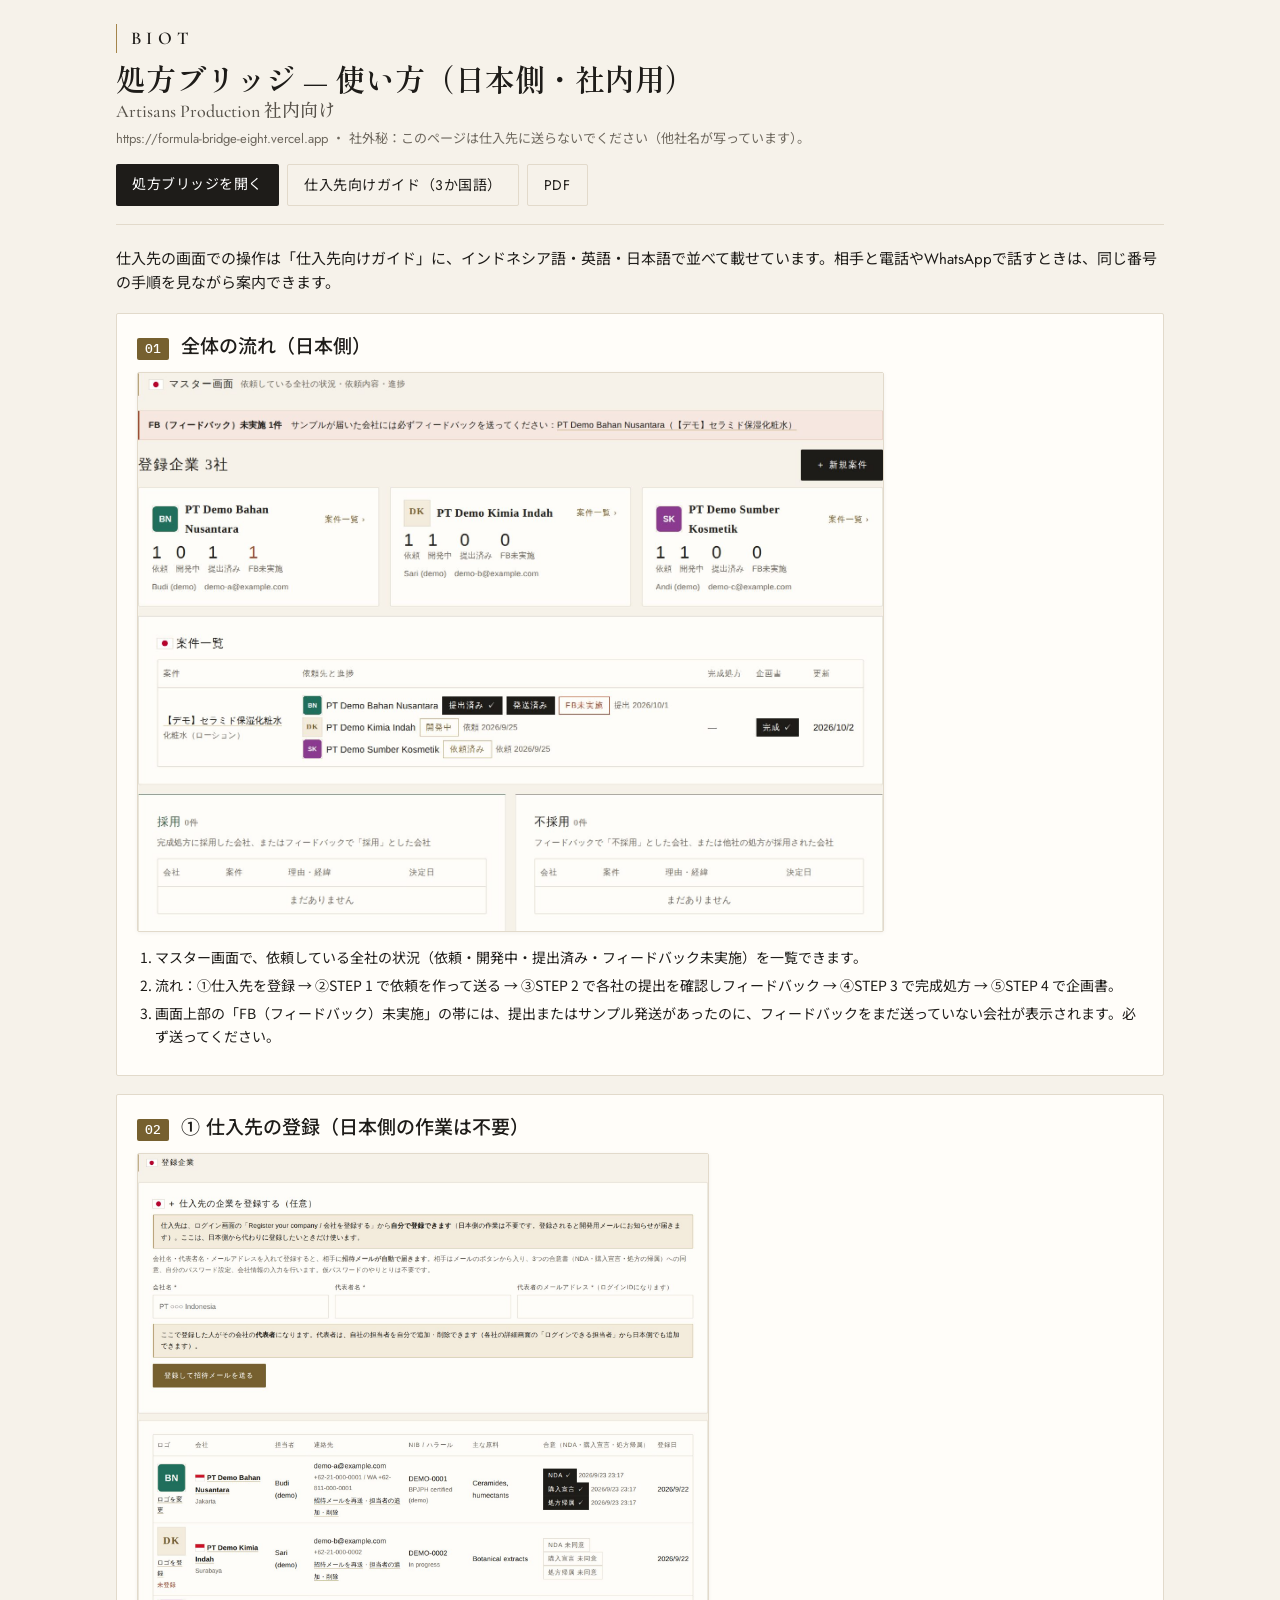
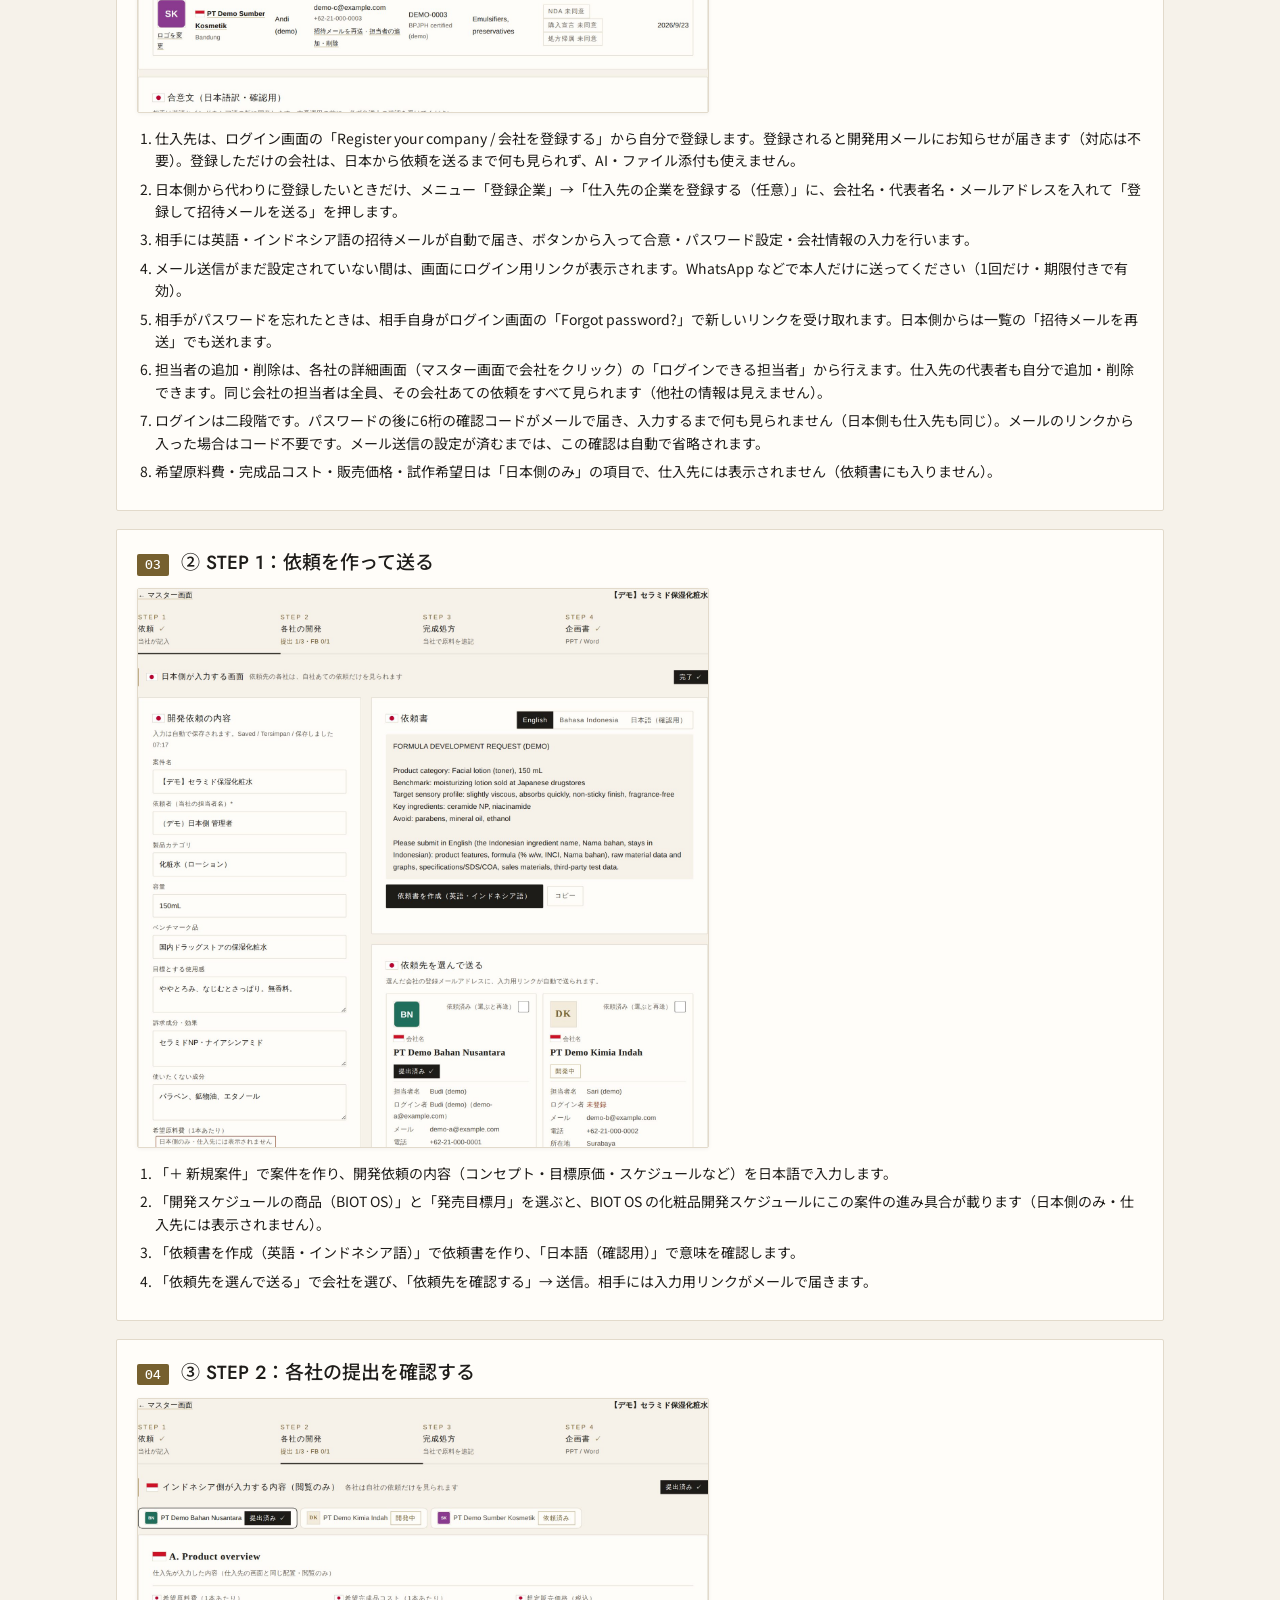
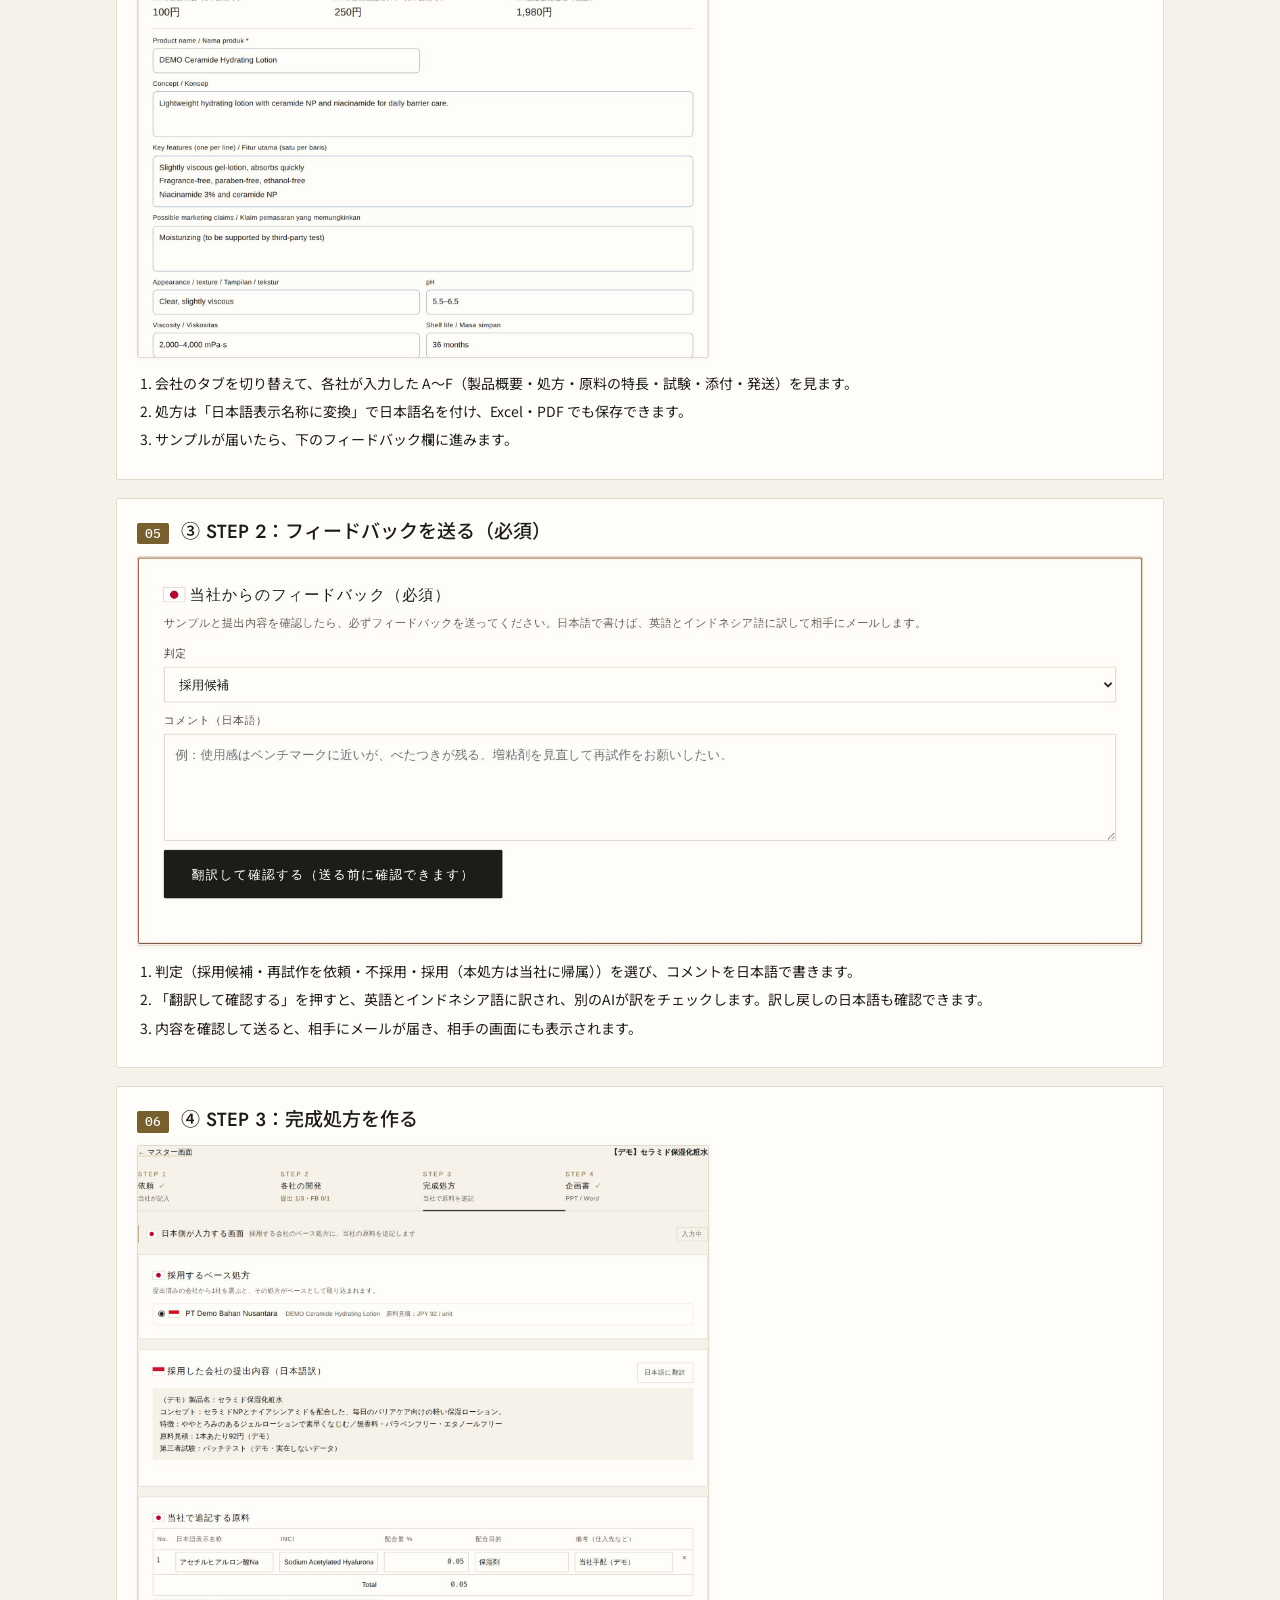
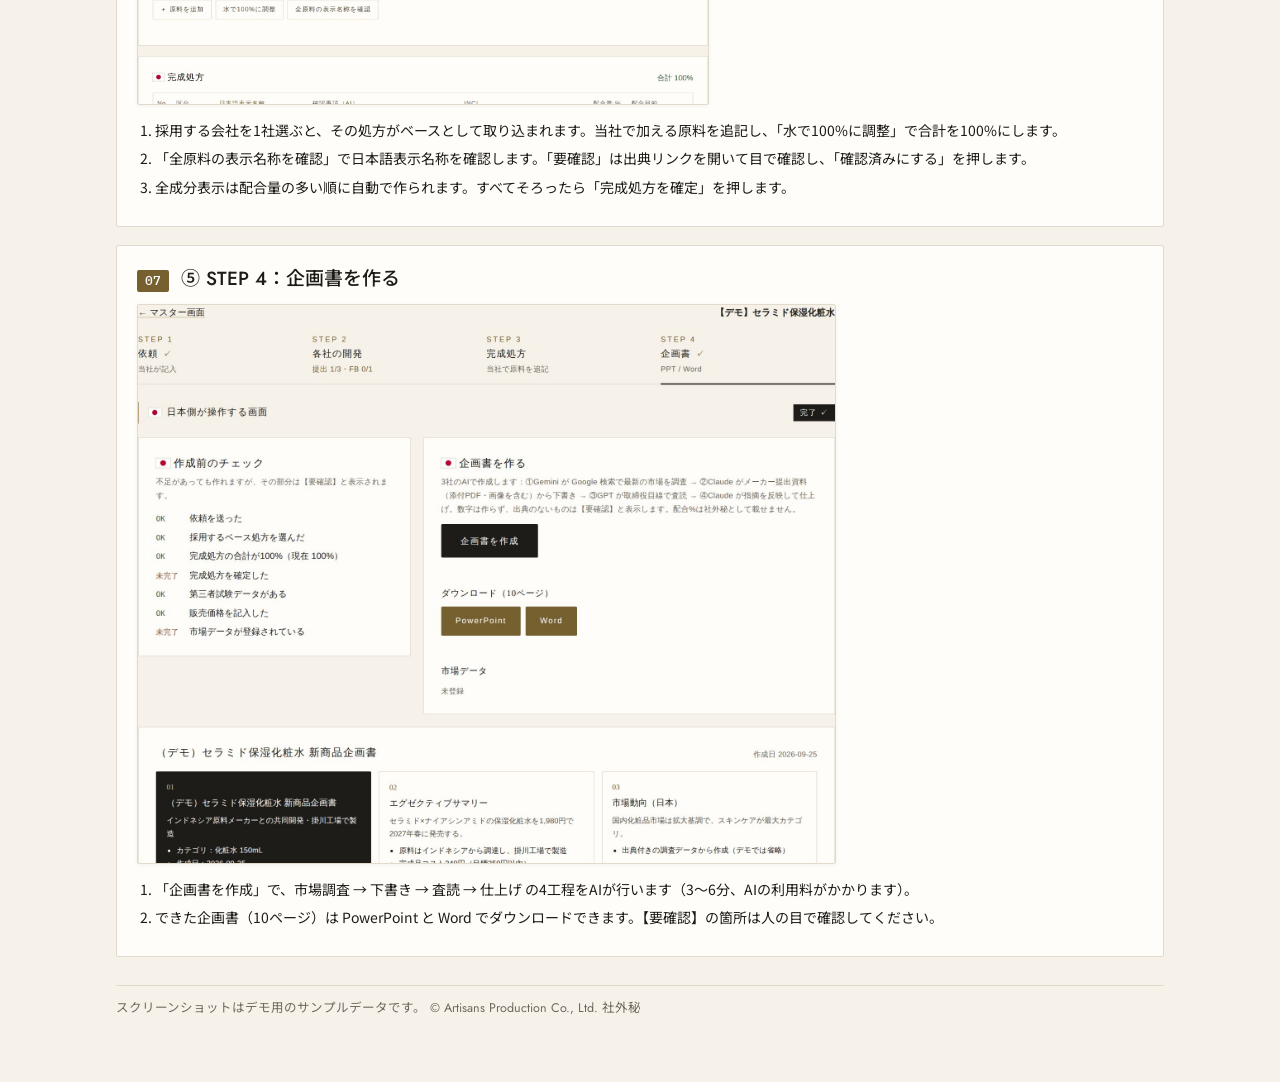
<file: apps/formula-bridge/web/guide/japan.html>
<!doctype html><html lang="ja"><head><meta charset="utf-8"><meta name="viewport" content="width=device-width,initial-scale=1"><title>処方ブリッジ 使い方（日本側）</title><link rel="preconnect" href="https://fonts.googleapis.com"><link rel="preconnect" href="https://fonts.gstatic.com" crossorigin><link rel="stylesheet" href="https://fonts.googleapis.com/css2?family=Cormorant+Garamond:wght@500;600&family=Shippori+Mincho:wght@500;600&family=Noto+Sans+JP:wght@400;500&family=Jost:wght@400;500&family=IBM+Plex+Mono:wght@400&display=swap"><style>
:root{color-scheme:light;--ground:#F6F2EA;--paper:#FFFDF9;--ink:#1E1C19;--ink-2:#57524A;--ink-3:#6E685E;--line:#E2DACB;--gold:#A4854B;--gold-ink:#76602F;--gold-soft:#F3ECDD;--ok:#3F5F4B;--red:#CE1126}
*{box-sizing:border-box}html{-webkit-text-size-adjust:100%}
body{margin:0;background:var(--ground);color:var(--ink);font-family:"Jost","Noto Sans JP","Helvetica Neue",Arial,sans-serif;font-size:15px;line-height:1.6}
.wrap{max-width:1080px;margin:0 auto;padding:24px 16px 64px}
header{border-bottom:1px solid var(--line);padding-bottom:18px;margin-bottom:22px}
.brand{font-family:"Cormorant Garamond",serif;font-weight:600;letter-spacing:.3em;font-size:18px;border-left:1px solid var(--gold);padding-left:14px}
h1{font-family:"Cormorant Garamond","Shippori Mincho",serif;font-weight:600;font-size:30px;line-height:1.25;margin:10px 0 4px}
h1 small{display:block;font-size:18px;color:var(--ink-2);font-weight:500}
.meta{color:var(--ink-3);font-size:13px;margin:6px 0 0}
.bar{display:flex;flex-wrap:wrap;gap:8px;margin-top:14px}
.bar a{display:inline-block;background:var(--ink);color:#fff;text-decoration:none;padding:9px 16px;border-radius:2px;font-size:14px;letter-spacing:.04em}
.bar a.ghost{background:transparent;color:var(--ink);border:1px solid var(--line)}
.flow{display:grid;grid-template-columns:repeat(5,minmax(0,1fr));gap:8px;margin:18px 0 8px;padding:0;list-style:none}
.flow li{background:var(--paper);border:1px solid var(--line);border-top:4px solid var(--red);border-radius:2px;padding:10px 10px 12px;font-size:13px;line-height:1.45}
.flow li.jp{border-top-color:#BC002D;background:#fff}
.flow b{display:block;font-size:12px;color:var(--gold-ink);letter-spacing:.08em;margin-bottom:4px}
.flow span{display:block}.flow span+span{color:var(--ink-2)}
.toc{columns:2;column-gap:28px;margin:18px 0 0;padding-left:20px;font-size:14px}
.toc a{color:var(--ink)}
section.step{background:var(--paper);border:1px solid var(--line);border-radius:2px;padding:20px 20px 22px;margin:18px 0;break-inside:avoid-page}
.step h2{display:flex;gap:12px;align-items:baseline;margin:0 0 12px;font-weight:500;font-size:19px;line-height:1.35}
.step h2 .n{flex:none;font-family:"IBM Plex Mono",monospace;font-size:13px;color:#fff;background:var(--gold-ink);border-radius:2px;padding:2px 8px}
.step h2 .t span{display:block}.step h2 .t span+span{font-size:15px;color:var(--ink-2)}
.shot{display:block;max-width:100%;max-height:560px;margin:4px 0 14px;border:1px solid var(--line);border-radius:2px;box-shadow:0 1px 4px rgba(0,0,0,.05)}
.langs{display:grid;grid-template-columns:repeat(3,minmax(0,1fr));gap:14px}
.lang h3{margin:0 0 6px;font-size:12px;letter-spacing:.12em;color:var(--ink-3);font-weight:500;border-bottom:1px solid var(--line);padding-bottom:4px}
.lang ol{margin:0;padding-left:18px}.lang li{margin:0 0 6px;font-size:14px}
.lang.ja{font-family:"Noto Sans JP",sans-serif}
.tip{margin:10px 0 0;background:var(--gold-soft);border-radius:2px;padding:8px 12px;font-size:13.5px}
.tip span{display:block}
.flag{display:inline-block;width:1.4em;height:.95em;border-radius:2px;box-shadow:0 0 0 1px var(--line);vertical-align:-.1em;margin-right:.35em}
.flag.id{background:linear-gradient(#CE1126 50%,#fff 50%)}
.flag.jp{background:#fff radial-gradient(circle,#BC002D 0 28%,transparent 30%)}
.flag.en{width:auto;height:auto;padding:0 4px;font-style:normal;font-size:12px;line-height:1.4;letter-spacing:.06em;color:#fff;background:#57524A;box-shadow:none;vertical-align:1px}
footer{color:var(--ink-3);font-size:12.5px;margin-top:28px;border-top:1px solid var(--line);padding-top:12px}
@media (max-width:760px){.langs{grid-template-columns:1fr}.flow{grid-template-columns:1fr 1fr}.toc{columns:1}h1{font-size:25px}}
@media print{@page{size:A4;margin:12mm}body{background:#fff;font-size:10pt}.wrap{padding:0;max-width:none}.bar{display:none}
 section.step{border:0;border-top:1px solid var(--line);padding:10px 0 4px;margin:8px 0}.shot{max-height:98mm;box-shadow:none}
 .lang li{font-size:9.3pt;margin-bottom:3px}.flow li{font-size:9pt}.step h2{font-size:13pt}.tip{font-size:9pt}.toc{font-size:10pt}
 a{color:inherit;text-decoration:none}
 .langs{grid-template-columns:repeat(3,minmax(0,1fr));gap:10px}.flow{grid-template-columns:repeat(5,minmax(0,1fr))}.toc{columns:2}h1{font-size:20pt}}
</style></head><body><div class="wrap">
<header><div class="brand">BIOT</div><h1>処方ブリッジ — 使い方（日本側・社内用）<small>Artisans Production 社内向け</small></h1>
<p class="meta">https://formula-bridge-eight.vercel.app ・ 社外秘：このページは仕入先に送らないでください（他社名が写っています）。</p>
<div class="bar"><a href="https://formula-bridge-eight.vercel.app">処方ブリッジを開く</a><a class="ghost" href="supplier.html">仕入先向けガイド（3か国語）</a><a class="ghost" href="formula-bridge-guide-japan.pdf" download>PDF</a></div></header>
<p>仕入先の画面での操作は「仕入先向けガイド」に、インドネシア語・英語・日本語で並べて載せています。相手と電話やWhatsAppで話すときは、同じ番号の手順を見ながら案内できます。</p>
<section class="step" id="jp-overview"><h2><span class="n">01</span><span class="t"><span>全体の流れ（日本側）</span></span></h2><img class="shot" src="img/20-jp-master.jpg" alt="全体の流れ（日本側）" loading="lazy"><div class="lang ja"><ol><li>マスター画面で、依頼している全社の状況（依頼・開発中・提出済み・フィードバック未実施）を一覧できます。</li><li>流れ：①仕入先を登録 → ②STEP 1 で依頼を作って送る → ③STEP 2 で各社の提出を確認しフィードバック → ④STEP 3 で完成処方 → ⑤STEP 4 で企画書。</li><li>画面上部の「FB（フィードバック）未実施」の帯には、提出またはサンプル発送があったのに、フィードバックをまだ送っていない会社が表示されます。必ず送ってください。</li></ol></div></section>
<section class="step" id="jp-companies"><h2><span class="n">02</span><span class="t"><span>① 仕入先の登録（日本側の作業は不要）</span></span></h2><img class="shot" src="img/21-jp-companies.jpg" alt="① 仕入先の登録（日本側の作業は不要）" loading="lazy"><div class="lang ja"><ol><li>仕入先は、ログイン画面の「Register your company / 会社を登録する」から自分で登録します。登録されると開発用メールにお知らせが届きます（対応は不要）。登録しただけの会社は、日本から依頼を送るまで何も見られず、AI・ファイル添付も使えません。</li><li>日本側から代わりに登録したいときだけ、メニュー「登録企業」→「仕入先の企業を登録する（任意）」に、会社名・代表者名・メールアドレスを入れて「登録して招待メールを送る」を押します。</li><li>相手には英語・インドネシア語の招待メールが自動で届き、ボタンから入って合意・パスワード設定・会社情報の入力を行います。</li><li>メール送信がまだ設定されていない間は、画面にログイン用リンクが表示されます。WhatsApp などで本人だけに送ってください（1回だけ・期限付きで有効）。</li><li>相手がパスワードを忘れたときは、相手自身がログイン画面の「Forgot password?」で新しいリンクを受け取れます。日本側からは一覧の「招待メールを再送」でも送れます。</li><li>担当者の追加・削除は、各社の詳細画面（マスター画面で会社をクリック）の「ログインできる担当者」から行えます。仕入先の代表者も自分で追加・削除できます。同じ会社の担当者は全員、その会社あての依頼をすべて見られます（他社の情報は見えません）。</li><li>ログインは二段階です。パスワードの後に6桁の確認コードがメールで届き、入力するまで何も見られません（日本側も仕入先も同じ）。メールのリンクから入った場合はコード不要です。メール送信の設定が済むまでは、この確認は自動で省略されます。</li><li>希望原料費・完成品コスト・販売価格・試作希望日は「日本側のみ」の項目で、仕入先には表示されません（依頼書にも入りません）。</li></ol></div></section>
<section class="step" id="jp-step1"><h2><span class="n">03</span><span class="t"><span>② STEP 1：依頼を作って送る</span></span></h2><img class="shot" src="img/22-jp-step1.jpg" alt="② STEP 1：依頼を作って送る" loading="lazy"><div class="lang ja"><ol><li>「＋ 新規案件」で案件を作り、開発依頼の内容（コンセプト・目標原価・スケジュールなど）を日本語で入力します。</li><li>「開発スケジュールの商品（BIOT OS）」と「発売目標月」を選ぶと、BIOT OS の化粧品開発スケジュールにこの案件の進み具合が載ります（日本側のみ・仕入先には表示されません）。</li><li>「依頼書を作成（英語・インドネシア語）」で依頼書を作り、「日本語（確認用）」で意味を確認します。</li><li>「依頼先を選んで送る」で会社を選び、「依頼先を確認する」→ 送信。相手には入力用リンクがメールで届きます。</li></ol></div></section>
<section class="step" id="jp-step2"><h2><span class="n">04</span><span class="t"><span>③ STEP 2：各社の提出を確認する</span></span></h2><img class="shot" src="img/23-jp-step2.jpg" alt="③ STEP 2：各社の提出を確認する" loading="lazy"><div class="lang ja"><ol><li>会社のタブを切り替えて、各社が入力した A〜F（製品概要・処方・原料の特長・試験・添付・発送）を見ます。</li><li>処方は「日本語表示名称に変換」で日本語名を付け、Excel・PDF でも保存できます。</li><li>サンプルが届いたら、下のフィードバック欄に進みます。</li></ol></div></section>
<section class="step" id="jp-feedback"><h2><span class="n">05</span><span class="t"><span>③ STEP 2：フィードバックを送る（必須）</span></span></h2><img class="shot" src="img/26-jp-feedback.jpg" alt="③ STEP 2：フィードバックを送る（必須）" loading="lazy"><div class="lang ja"><ol><li>判定（採用候補・再試作を依頼・不採用・採用（本処方は当社に帰属））を選び、コメントを日本語で書きます。</li><li>「翻訳して確認する」を押すと、英語とインドネシア語に訳され、別のAIが訳をチェックします。訳し戻しの日本語も確認できます。</li><li>内容を確認して送ると、相手にメールが届き、相手の画面にも表示されます。</li></ol></div></section>
<section class="step" id="jp-step3"><h2><span class="n">06</span><span class="t"><span>④ STEP 3：完成処方を作る</span></span></h2><img class="shot" src="img/24-jp-step3.jpg" alt="④ STEP 3：完成処方を作る" loading="lazy"><div class="lang ja"><ol><li>採用する会社を1社選ぶと、その処方がベースとして取り込まれます。当社で加える原料を追記し、「水で100%に調整」で合計を100%にします。</li><li>「全原料の表示名称を確認」で日本語表示名称を確認します。「要確認」は出典リンクを開いて目で確認し、「確認済みにする」を押します。</li><li>全成分表示は配合量の多い順に自動で作られます。すべてそろったら「完成処方を確定」を押します。</li></ol></div></section>
<section class="step" id="jp-step4"><h2><span class="n">07</span><span class="t"><span>⑤ STEP 4：企画書を作る</span></span></h2><img class="shot" src="img/25-jp-step4.jpg" alt="⑤ STEP 4：企画書を作る" loading="lazy"><div class="lang ja"><ol><li>「企画書を作成」で、市場調査 → 下書き → 査読 → 仕上げ の4工程をAIが行います（3〜6分、AIの利用料がかかります）。</li><li>できた企画書（10ページ）は PowerPoint と Word でダウンロードできます。【要確認】の箇所は人の目で確認してください。</li></ol></div></section>
<footer>スクリーンショットはデモ用のサンプルデータです。 © Artisans Production Co., Ltd. 社外秘</footer></div></body></html>
</file>
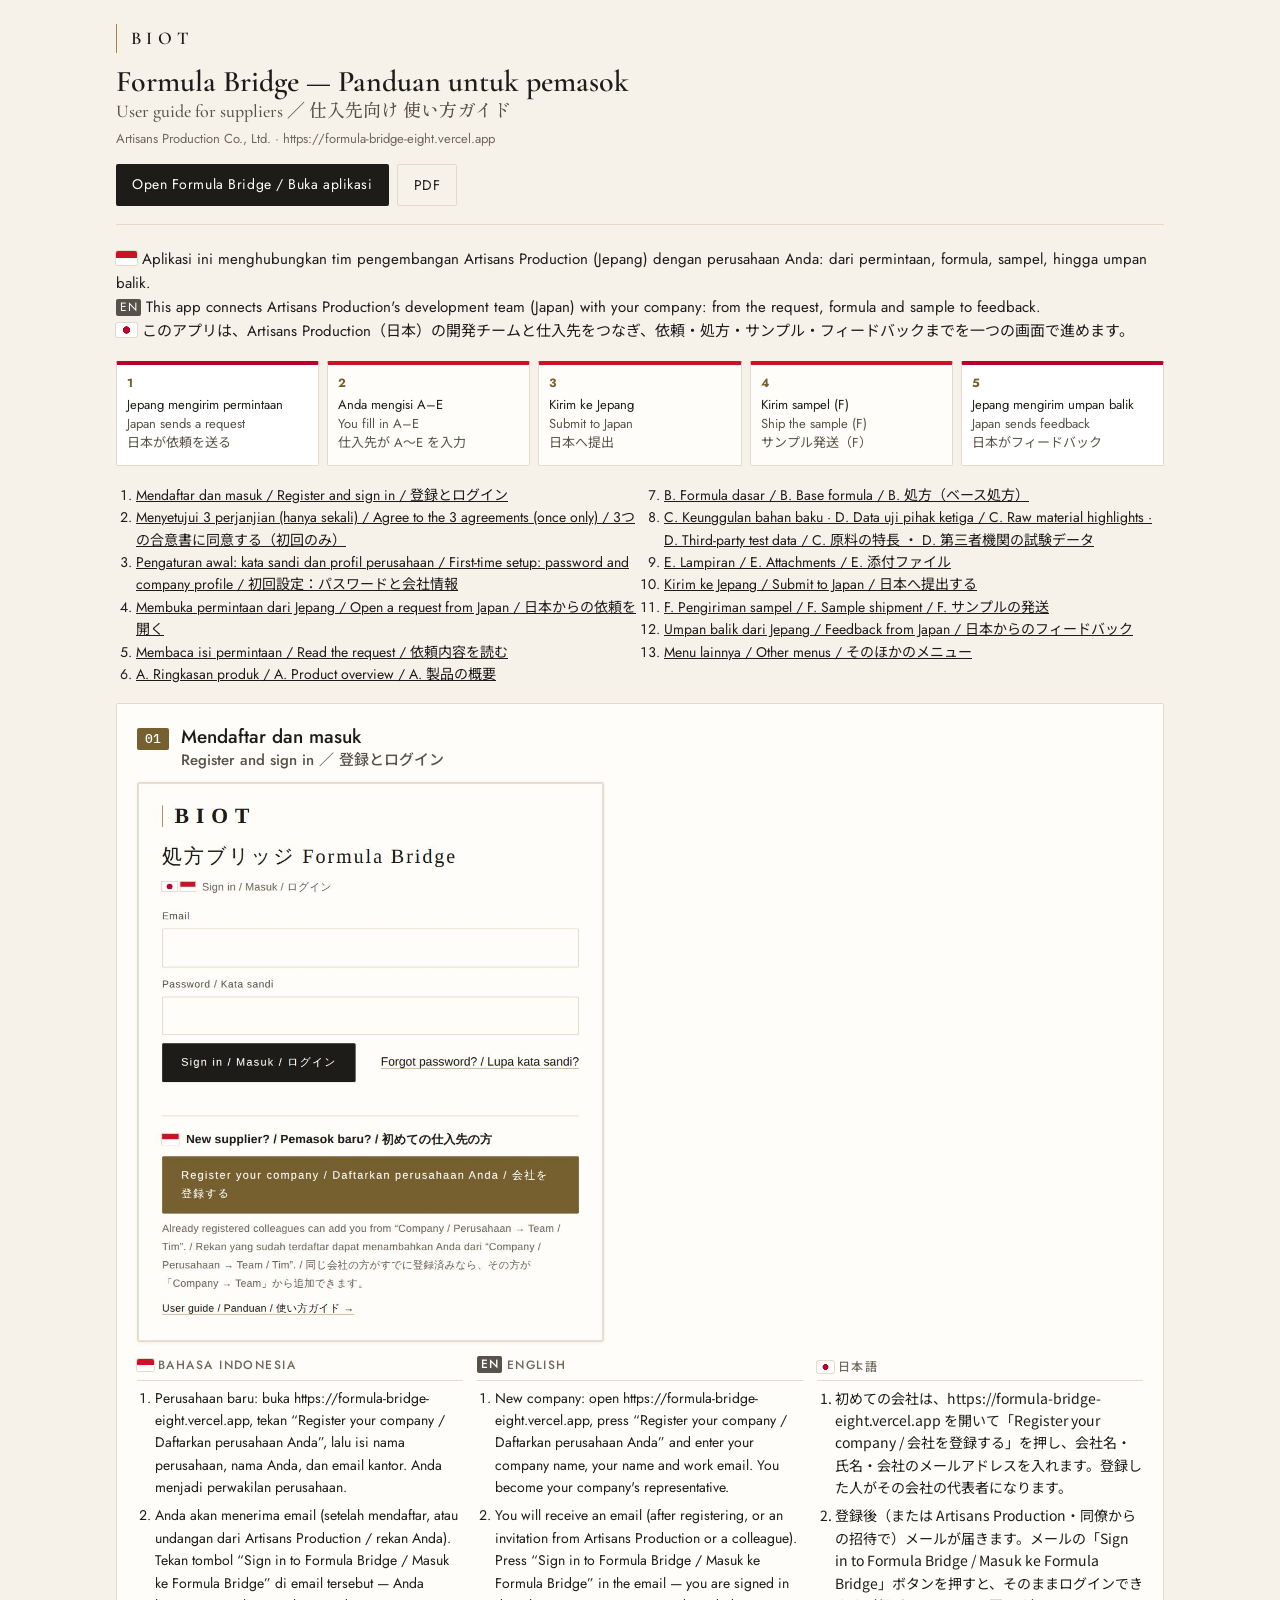
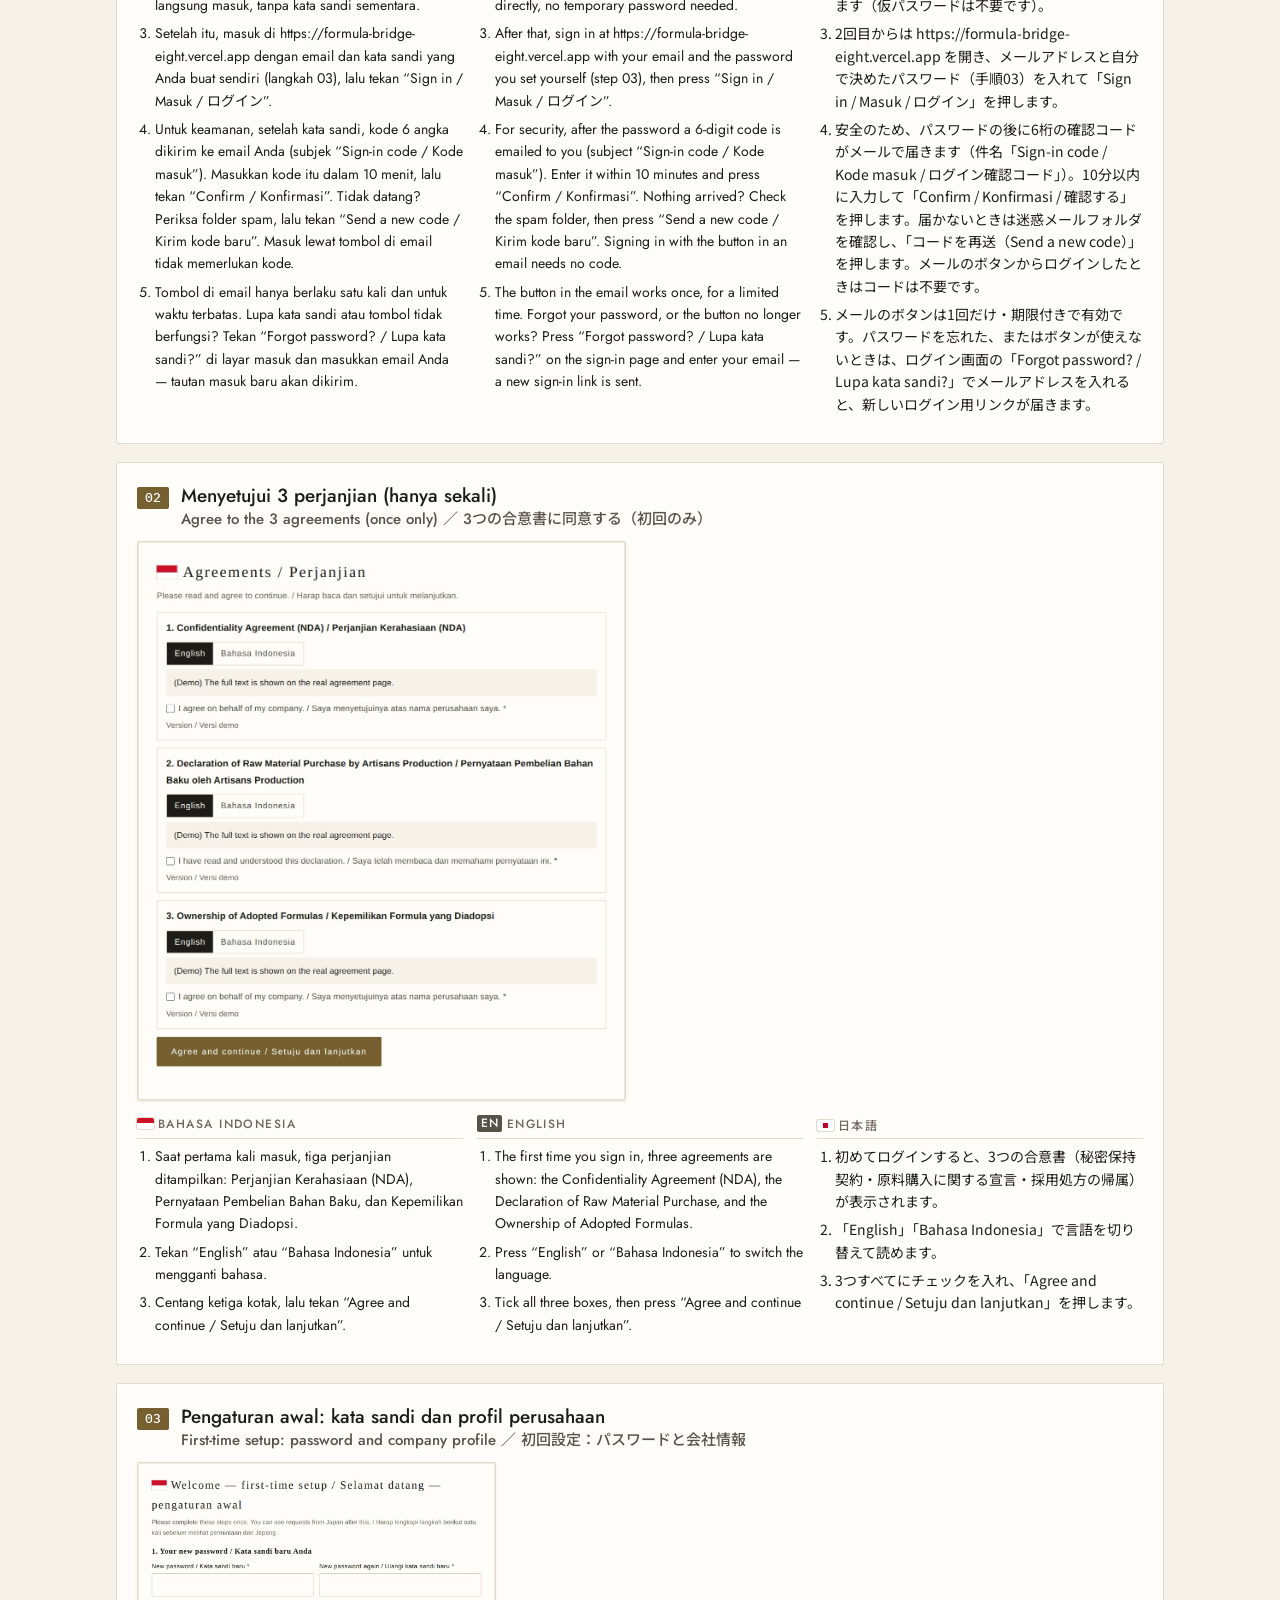
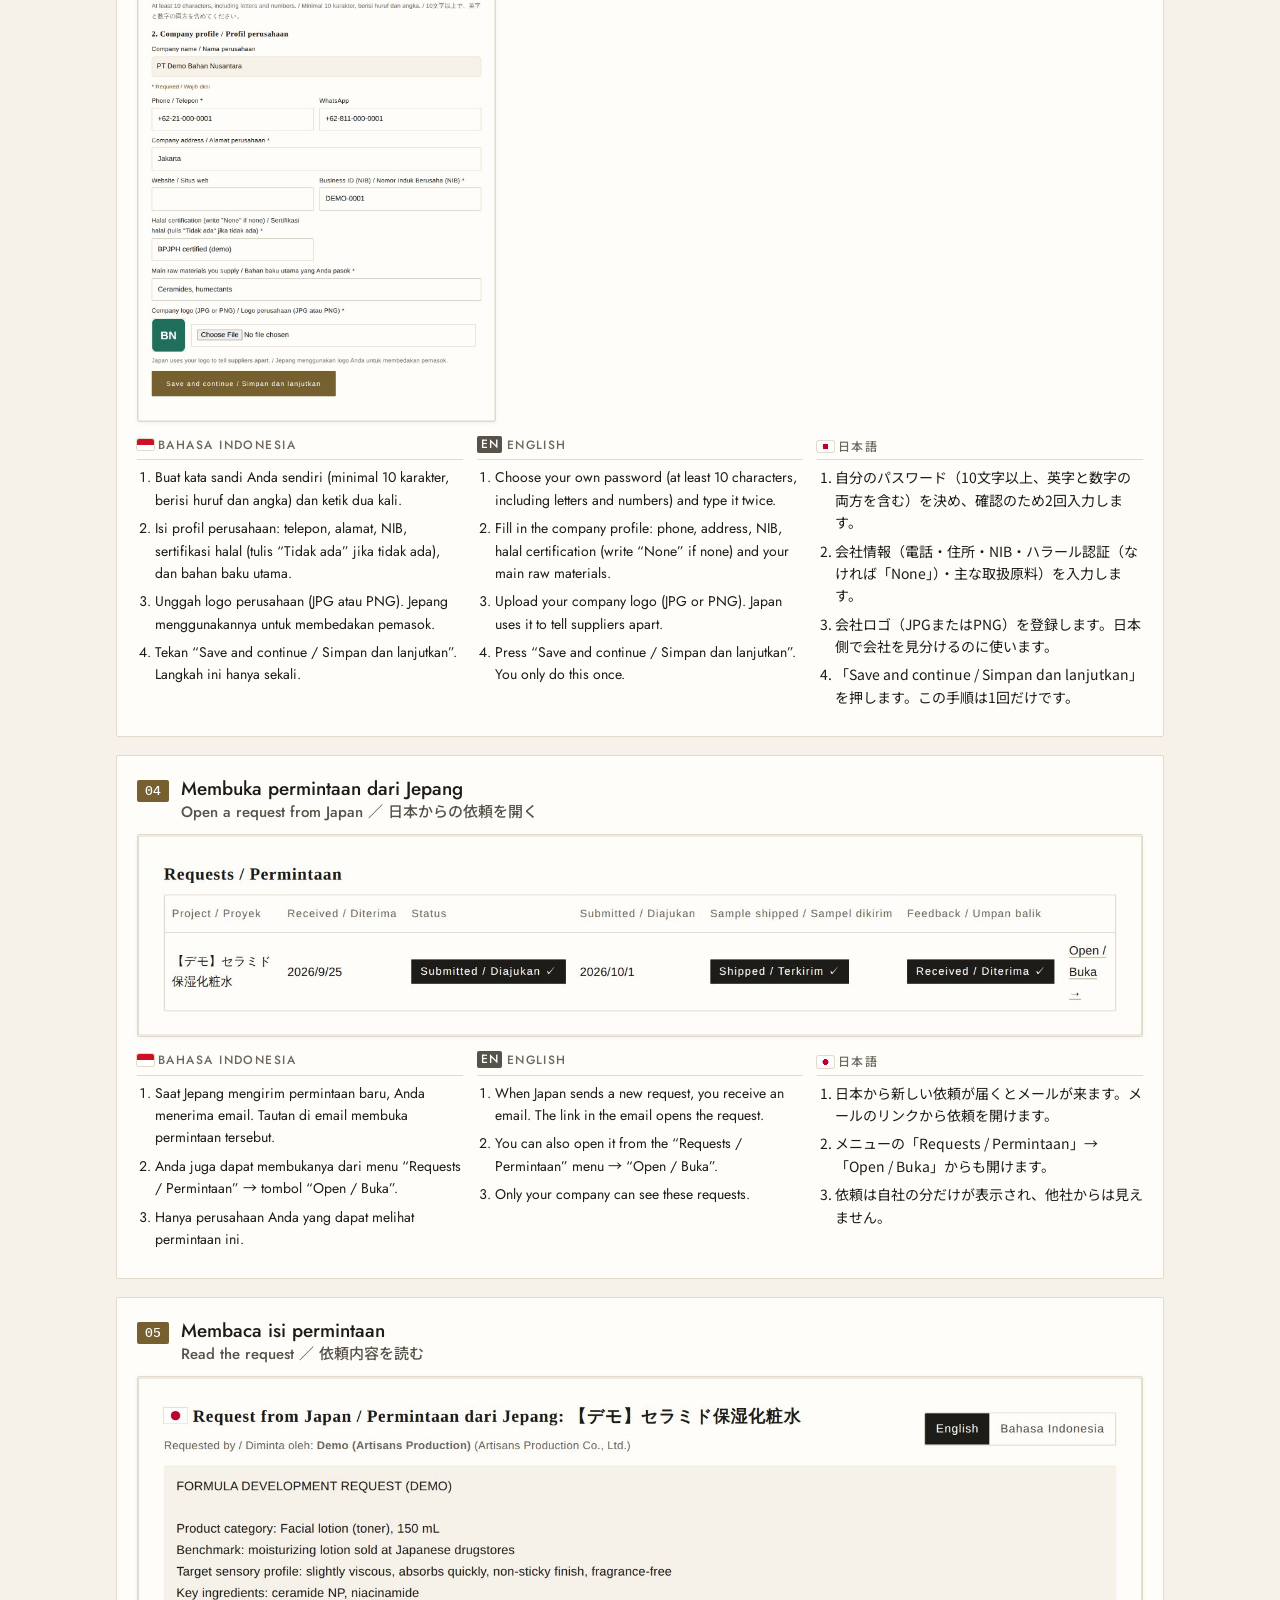
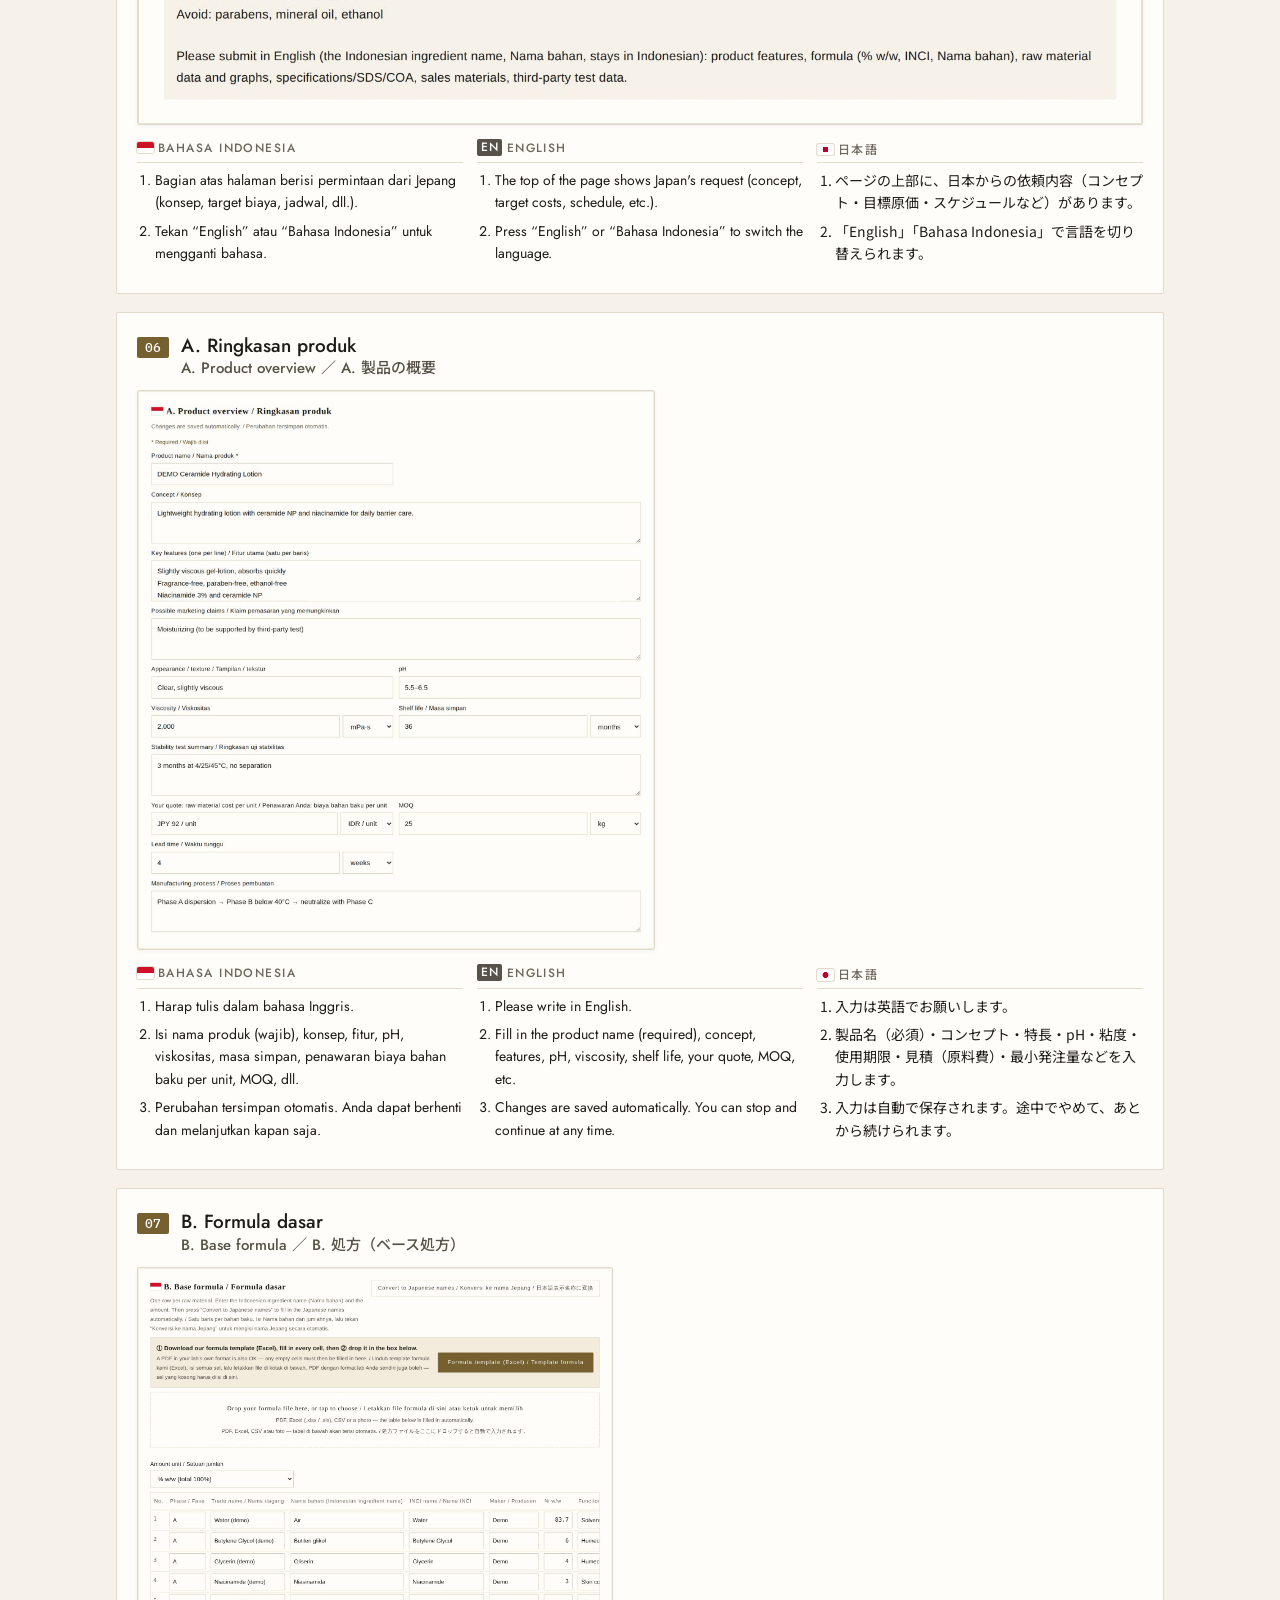
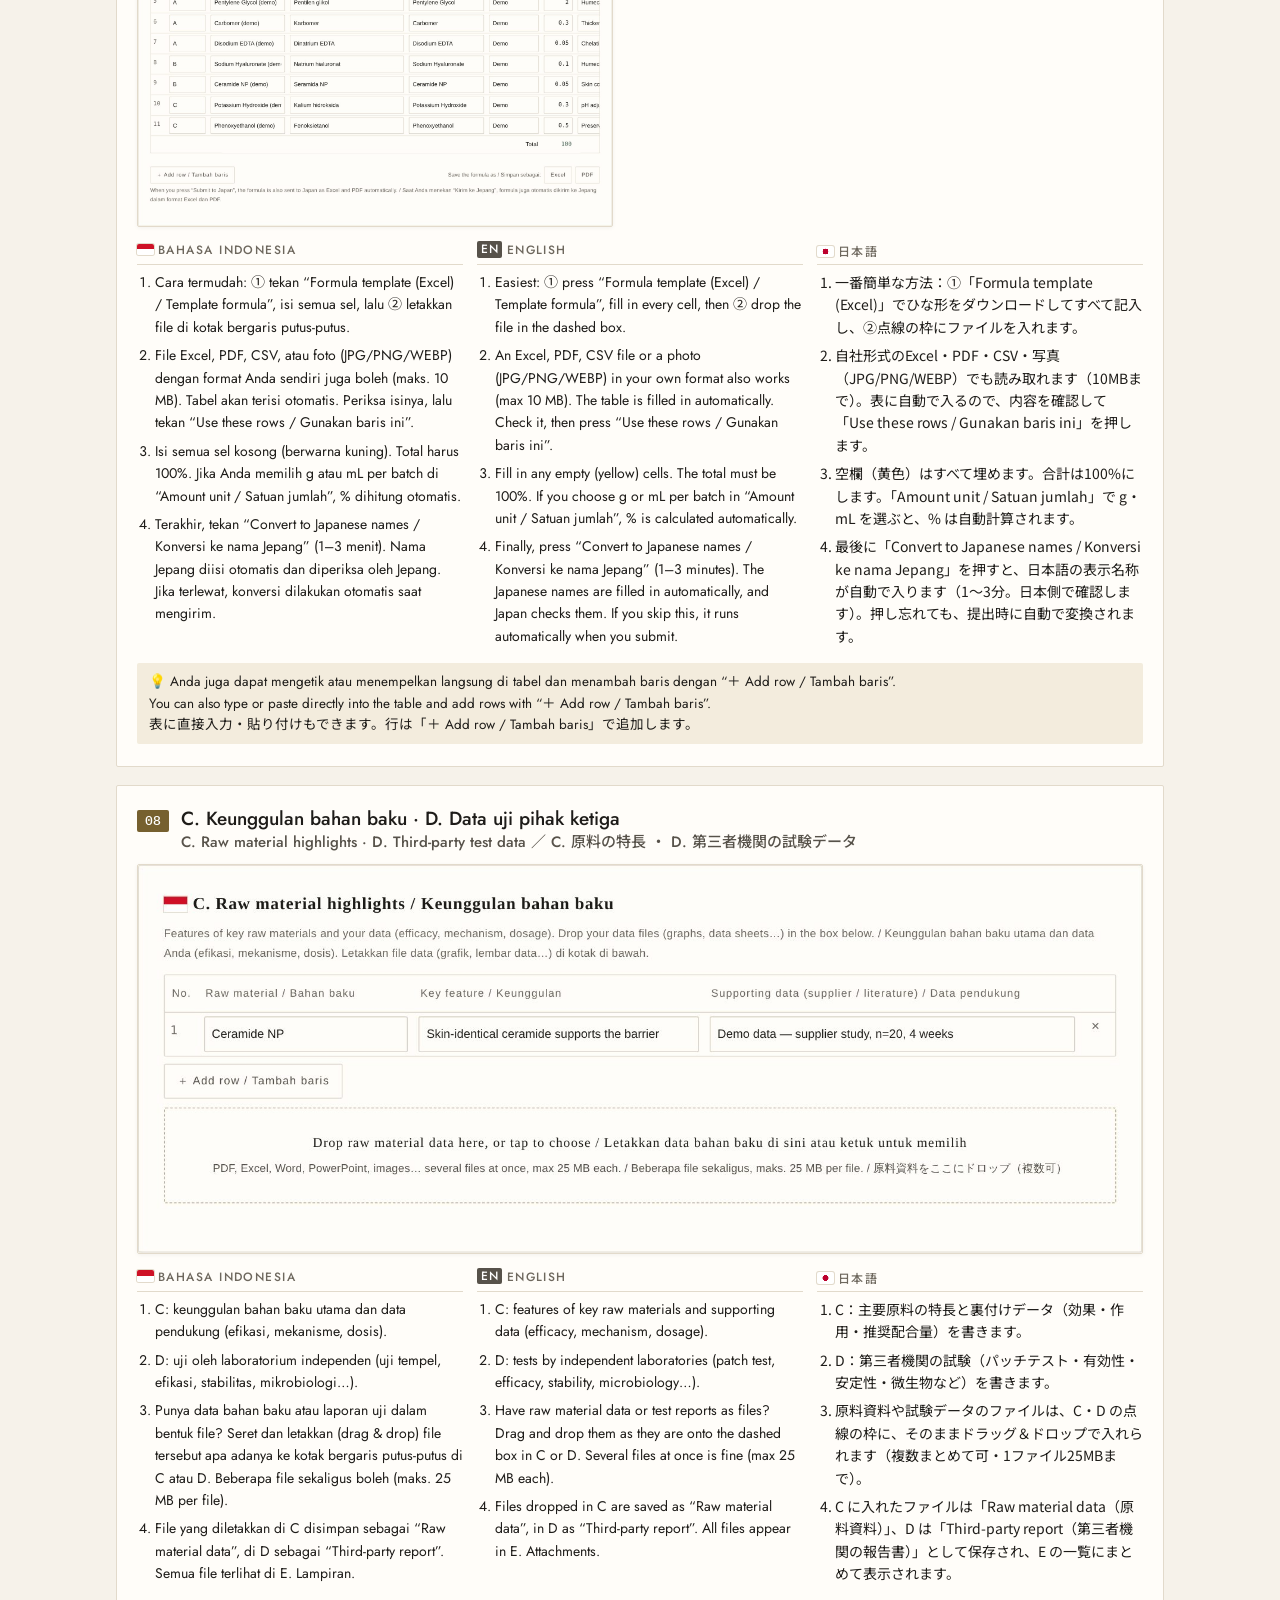
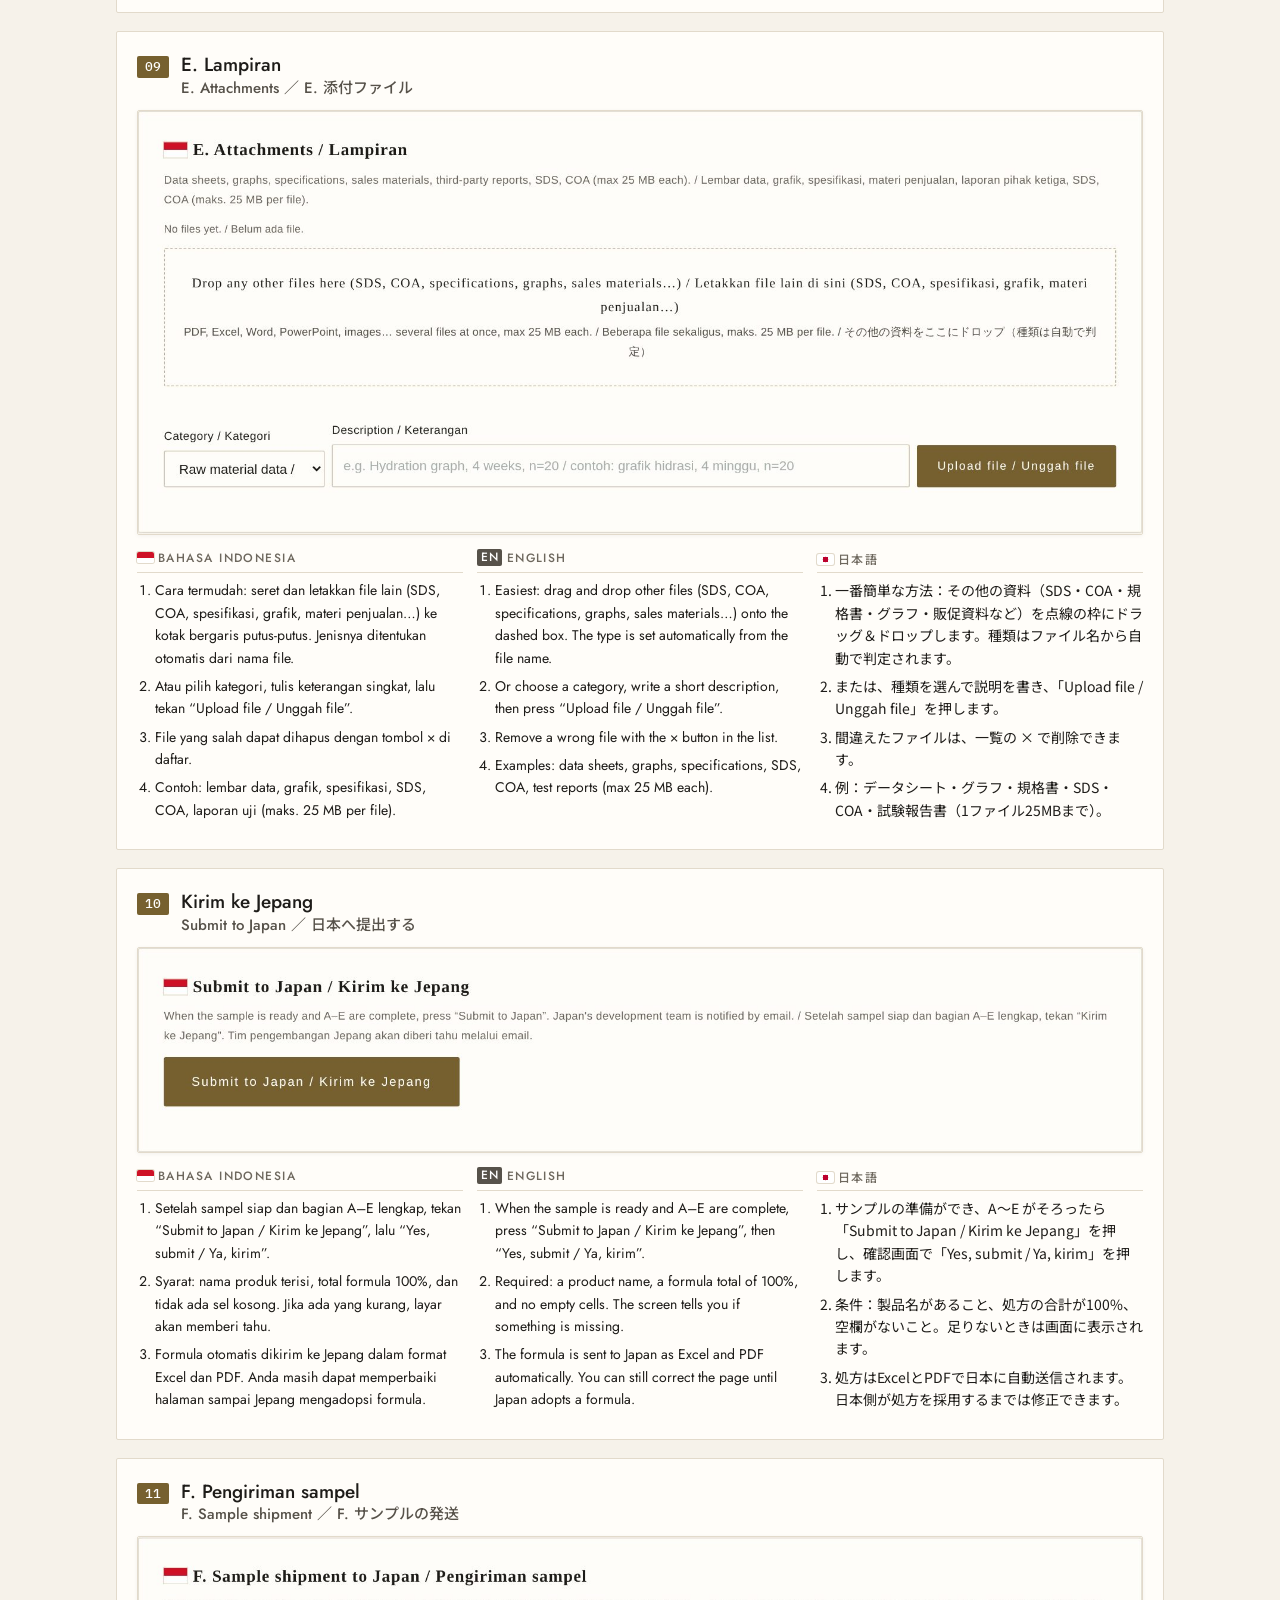
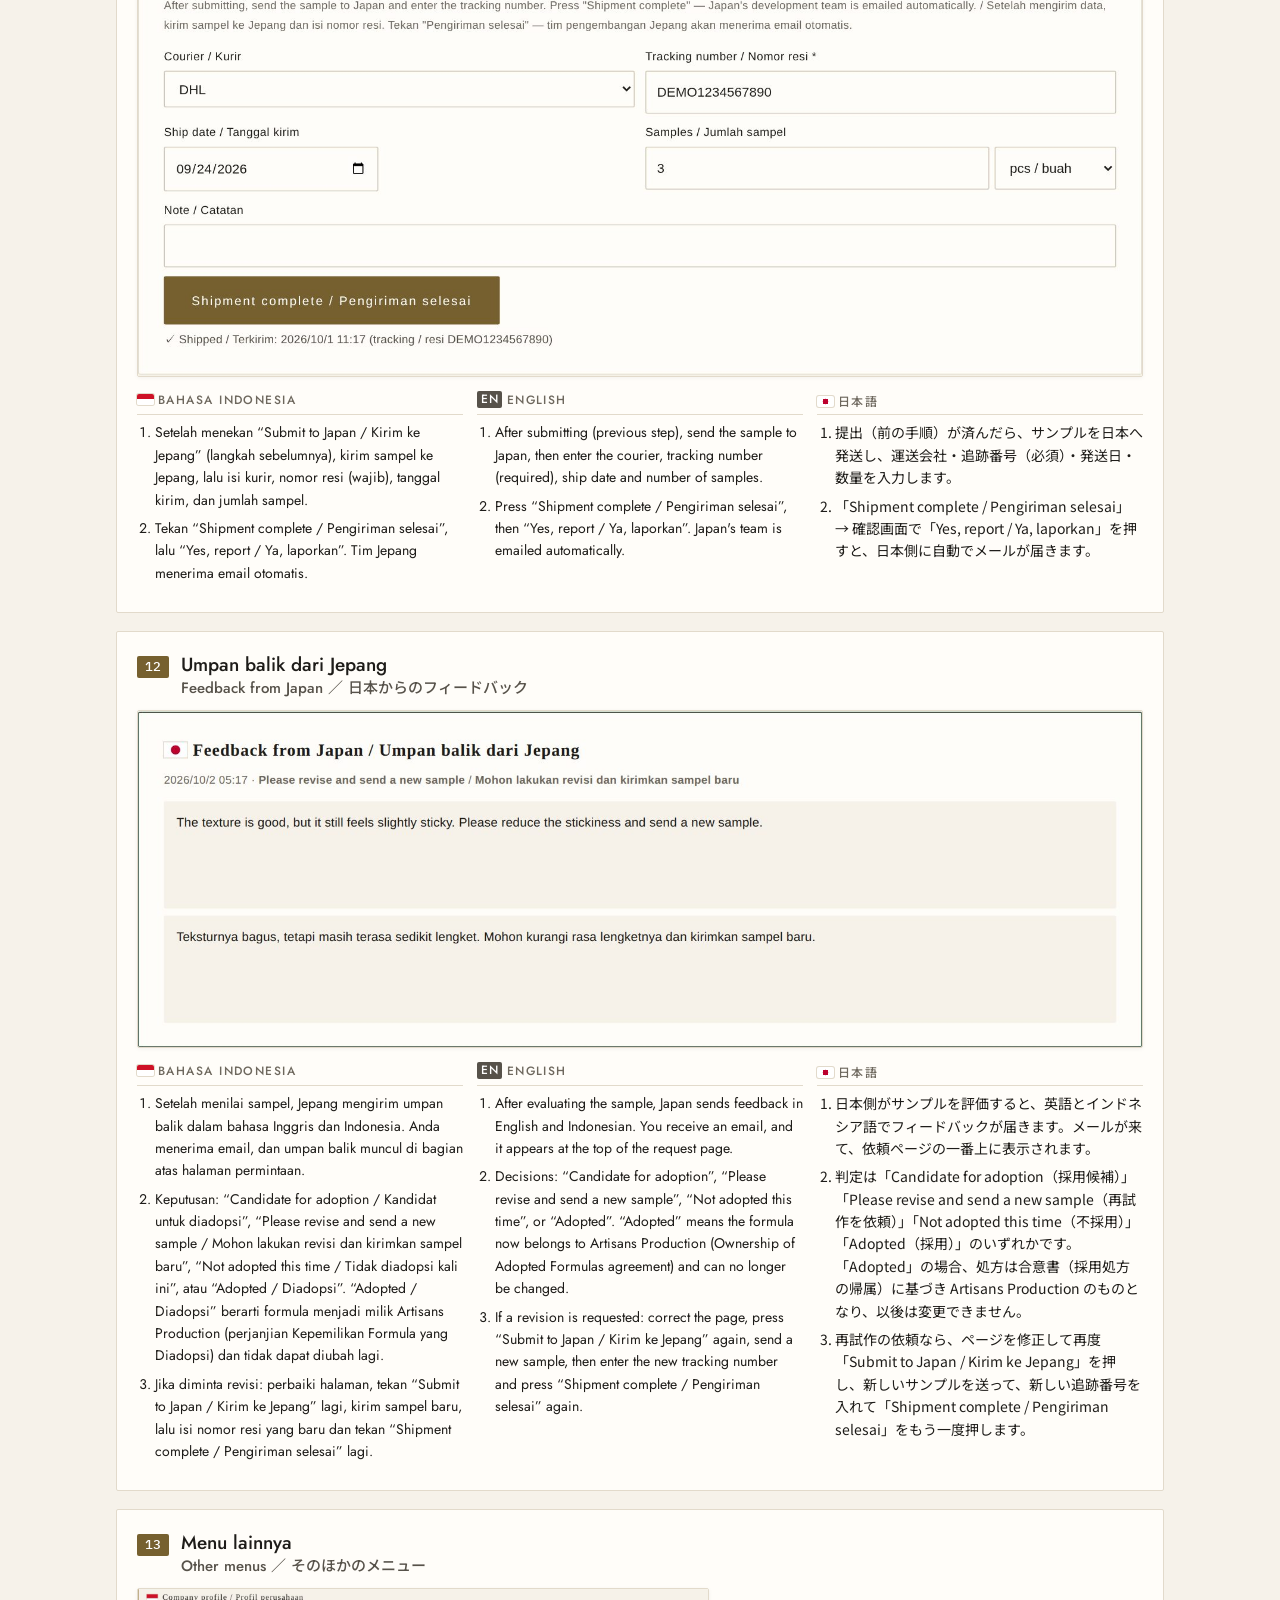
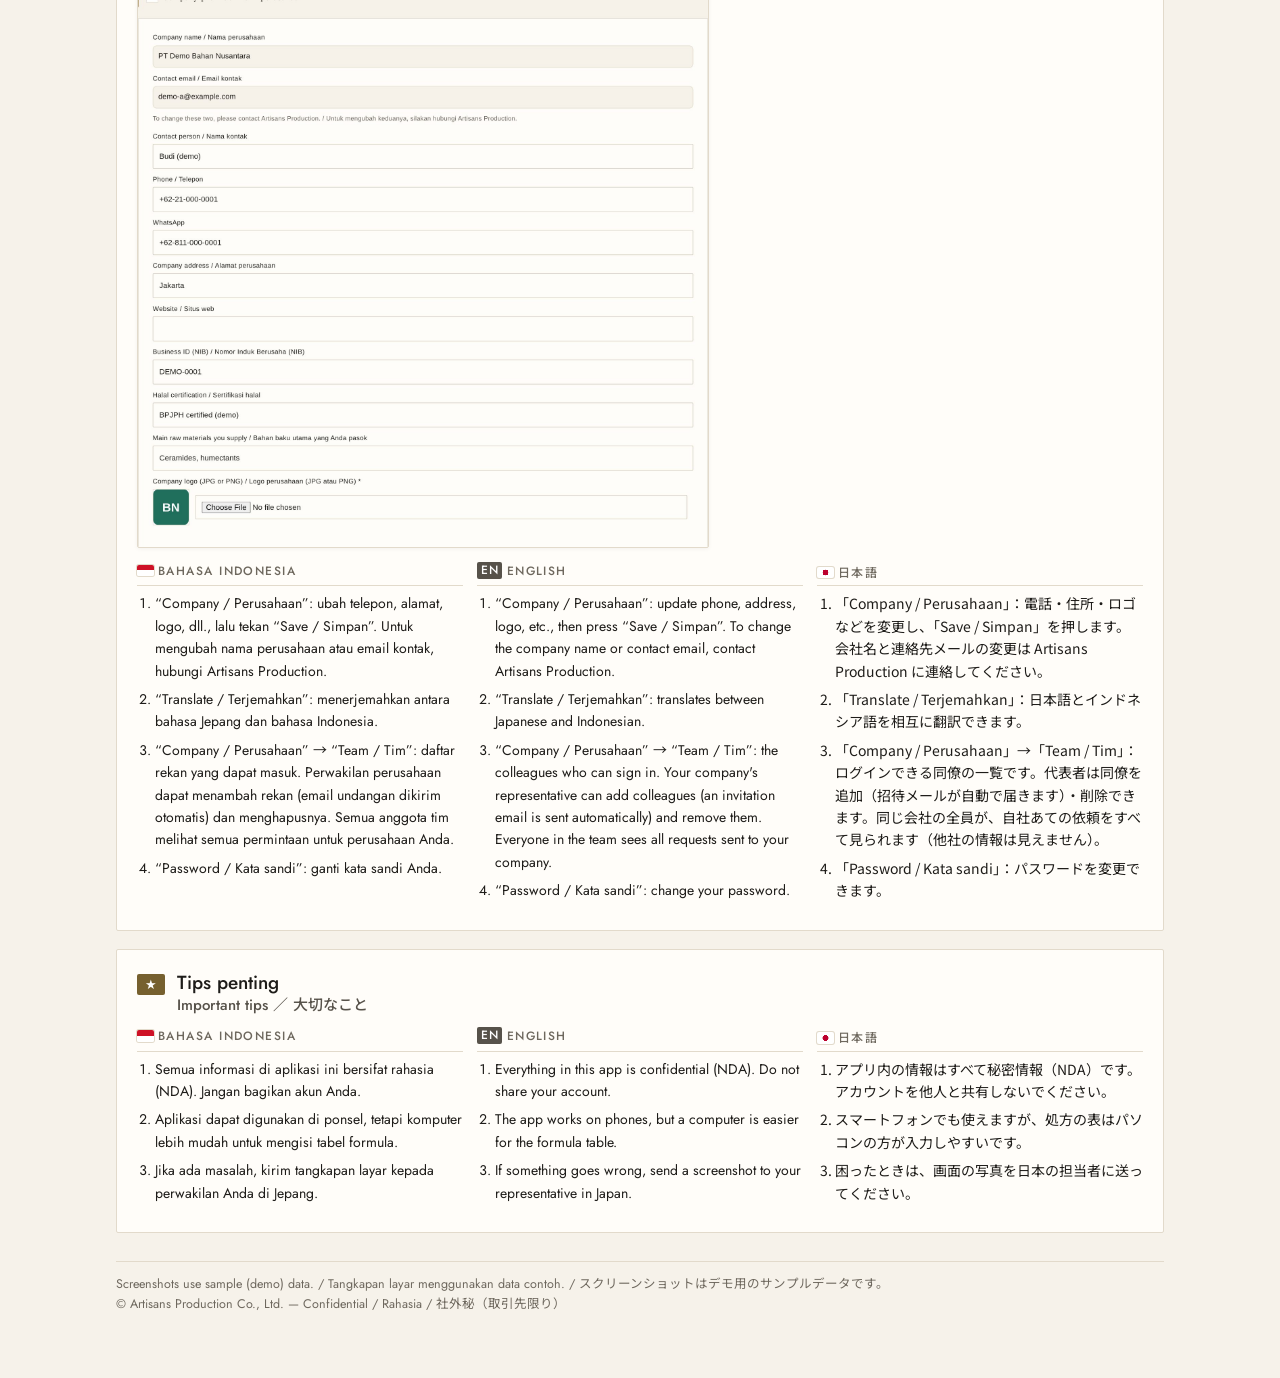
<file: apps/formula-bridge/web/guide/supplier.html>
<!doctype html><html lang="id"><head><meta charset="utf-8"><meta name="viewport" content="width=device-width,initial-scale=1"><title>Panduan Formula Bridge / User guide / 使い方</title><link rel="preconnect" href="https://fonts.googleapis.com"><link rel="preconnect" href="https://fonts.gstatic.com" crossorigin><link rel="stylesheet" href="https://fonts.googleapis.com/css2?family=Cormorant+Garamond:wght@500;600&family=Shippori+Mincho:wght@500;600&family=Noto+Sans+JP:wght@400;500&family=Jost:wght@400;500&family=IBM+Plex+Mono:wght@400&display=swap"><style>
:root{color-scheme:light;--ground:#F6F2EA;--paper:#FFFDF9;--ink:#1E1C19;--ink-2:#57524A;--ink-3:#6E685E;--line:#E2DACB;--gold:#A4854B;--gold-ink:#76602F;--gold-soft:#F3ECDD;--ok:#3F5F4B;--red:#CE1126}
*{box-sizing:border-box}html{-webkit-text-size-adjust:100%}
body{margin:0;background:var(--ground);color:var(--ink);font-family:"Jost","Noto Sans JP","Helvetica Neue",Arial,sans-serif;font-size:15px;line-height:1.6}
.wrap{max-width:1080px;margin:0 auto;padding:24px 16px 64px}
header{border-bottom:1px solid var(--line);padding-bottom:18px;margin-bottom:22px}
.brand{font-family:"Cormorant Garamond",serif;font-weight:600;letter-spacing:.3em;font-size:18px;border-left:1px solid var(--gold);padding-left:14px}
h1{font-family:"Cormorant Garamond","Shippori Mincho",serif;font-weight:600;font-size:30px;line-height:1.25;margin:10px 0 4px}
h1 small{display:block;font-size:18px;color:var(--ink-2);font-weight:500}
.meta{color:var(--ink-3);font-size:13px;margin:6px 0 0}
.bar{display:flex;flex-wrap:wrap;gap:8px;margin-top:14px}
.bar a{display:inline-block;background:var(--ink);color:#fff;text-decoration:none;padding:9px 16px;border-radius:2px;font-size:14px;letter-spacing:.04em}
.bar a.ghost{background:transparent;color:var(--ink);border:1px solid var(--line)}
.flow{display:grid;grid-template-columns:repeat(5,minmax(0,1fr));gap:8px;margin:18px 0 8px;padding:0;list-style:none}
.flow li{background:var(--paper);border:1px solid var(--line);border-top:4px solid var(--red);border-radius:2px;padding:10px 10px 12px;font-size:13px;line-height:1.45}
.flow li.jp{border-top-color:#BC002D;background:#fff}
.flow b{display:block;font-size:12px;color:var(--gold-ink);letter-spacing:.08em;margin-bottom:4px}
.flow span{display:block}.flow span+span{color:var(--ink-2)}
.toc{columns:2;column-gap:28px;margin:18px 0 0;padding-left:20px;font-size:14px}
.toc a{color:var(--ink)}
section.step{background:var(--paper);border:1px solid var(--line);border-radius:2px;padding:20px 20px 22px;margin:18px 0;break-inside:avoid-page}
.step h2{display:flex;gap:12px;align-items:baseline;margin:0 0 12px;font-weight:500;font-size:19px;line-height:1.35}
.step h2 .n{flex:none;font-family:"IBM Plex Mono",monospace;font-size:13px;color:#fff;background:var(--gold-ink);border-radius:2px;padding:2px 8px}
.step h2 .t span{display:block}.step h2 .t span+span{font-size:15px;color:var(--ink-2)}
.shot{display:block;max-width:100%;max-height:560px;margin:4px 0 14px;border:1px solid var(--line);border-radius:2px;box-shadow:0 1px 4px rgba(0,0,0,.05)}
.langs{display:grid;grid-template-columns:repeat(3,minmax(0,1fr));gap:14px}
.lang h3{margin:0 0 6px;font-size:12px;letter-spacing:.12em;color:var(--ink-3);font-weight:500;border-bottom:1px solid var(--line);padding-bottom:4px}
.lang ol{margin:0;padding-left:18px}.lang li{margin:0 0 6px;font-size:14px}
.lang.ja{font-family:"Noto Sans JP",sans-serif}
.tip{margin:10px 0 0;background:var(--gold-soft);border-radius:2px;padding:8px 12px;font-size:13.5px}
.tip span{display:block}
.flag{display:inline-block;width:1.4em;height:.95em;border-radius:2px;box-shadow:0 0 0 1px var(--line);vertical-align:-.1em;margin-right:.35em}
.flag.id{background:linear-gradient(#CE1126 50%,#fff 50%)}
.flag.jp{background:#fff radial-gradient(circle,#BC002D 0 28%,transparent 30%)}
.flag.en{width:auto;height:auto;padding:0 4px;font-style:normal;font-size:12px;line-height:1.4;letter-spacing:.06em;color:#fff;background:#57524A;box-shadow:none;vertical-align:1px}
footer{color:var(--ink-3);font-size:12.5px;margin-top:28px;border-top:1px solid var(--line);padding-top:12px}
@media (max-width:760px){.langs{grid-template-columns:1fr}.flow{grid-template-columns:1fr 1fr}.toc{columns:1}h1{font-size:25px}}
@media print{@page{size:A4;margin:12mm}body{background:#fff;font-size:10pt}.wrap{padding:0;max-width:none}.bar{display:none}
 section.step{border:0;border-top:1px solid var(--line);padding:10px 0 4px;margin:8px 0}.shot{max-height:98mm;box-shadow:none}
 .lang li{font-size:9.3pt;margin-bottom:3px}.flow li{font-size:9pt}.step h2{font-size:13pt}.tip{font-size:9pt}.toc{font-size:10pt}
 a{color:inherit;text-decoration:none}
 .langs{grid-template-columns:repeat(3,minmax(0,1fr));gap:10px}.flow{grid-template-columns:repeat(5,minmax(0,1fr))}.toc{columns:2}h1{font-size:20pt}}
</style></head><body><div class="wrap">
<header><div class="brand">BIOT</div>
<h1>Formula Bridge — Panduan untuk pemasok<small>User guide for suppliers ／ 仕入先向け 使い方ガイド</small></h1>
<p class="meta">Artisans Production Co., Ltd. · https://formula-bridge-eight.vercel.app</p>
<div class="bar"><a href="https://formula-bridge-eight.vercel.app">Open Formula Bridge / Buka aplikasi</a><a class="ghost" href="formula-bridge-guide.pdf" download>PDF</a></div>
</header>
<p><i class="flag id"></i>Aplikasi ini menghubungkan tim pengembangan Artisans Production (Jepang) dengan perusahaan Anda: dari permintaan, formula, sampel, hingga umpan balik.<br>
<i class="flag en">EN</i>This app connects Artisans Production's development team (Japan) with your company: from the request, formula and sample to feedback.<br>
<i class="flag jp"></i>このアプリは、Artisans Production（日本）の開発チームと仕入先をつなぎ、依頼・処方・サンプル・フィードバックまでを一つの画面で進めます。</p>
<ol class="flow"><li class="jp"><b>1</b><span>Jepang mengirim permintaan</span><span>Japan sends a request</span><span>日本が依頼を送る</span></li><li class="id"><b>2</b><span>Anda mengisi A–E</span><span>You fill in A–E</span><span>仕入先が A〜E を入力</span></li><li class="id"><b>3</b><span>Kirim ke Jepang</span><span>Submit to Japan</span><span>日本へ提出</span></li><li class="id"><b>4</b><span>Kirim sampel (F)</span><span>Ship the sample (F)</span><span>サンプル発送（F）</span></li><li class="jp"><b>5</b><span>Jepang mengirim umpan balik</span><span>Japan sends feedback</span><span>日本がフィードバック</span></li></ol>
<ol class="toc"><li><a href="#login">Mendaftar dan masuk / Register and sign in / 登録とログイン</a></li><li><a href="#agree">Menyetujui 3 perjanjian (hanya sekali) / Agree to the 3 agreements (once only) / 3つの合意書に同意する（初回のみ）</a></li><li><a href="#setup">Pengaturan awal: kata sandi dan profil perusahaan / First-time setup: password and company profile / 初回設定：パスワードと会社情報</a></li><li><a href="#requests">Membuka permintaan dari Jepang / Open a request from Japan / 日本からの依頼を開く</a></li><li><a href="#brief">Membaca isi permintaan / Read the request / 依頼内容を読む</a></li><li><a href="#a">A. Ringkasan produk / A. Product overview / A. 製品の概要</a></li><li><a href="#b">B. Formula dasar / B. Base formula / B. 処方（ベース処方）</a></li><li><a href="#cd">C. Keunggulan bahan baku · D. Data uji pihak ketiga / C. Raw material highlights · D. Third-party test data / C. 原料の特長 ・ D. 第三者機関の試験データ</a></li><li><a href="#e">E. Lampiran / E. Attachments / E. 添付ファイル</a></li><li><a href="#submit">Kirim ke Jepang / Submit to Japan / 日本へ提出する</a></li><li><a href="#ship">F. Pengiriman sampel / F. Sample shipment / F. サンプルの発送</a></li><li><a href="#feedback">Umpan balik dari Jepang / Feedback from Japan / 日本からのフィードバック</a></li><li><a href="#menus">Menu lainnya / Other menus / そのほかのメニュー</a></li></ol>
<section class="step" id="login"><h2><span class="n">01</span><span class="t"><span>Mendaftar dan masuk</span><span>Register and sign in ／ 登録とログイン</span></span></h2>
<img class="shot" src="img/01-login.jpg" alt="Register and sign in" loading="lazy">
<div class="langs"><div class="lang id" lang="id"><h3><i class="flag id"></i>BAHASA INDONESIA</h3><ol><li>Perusahaan baru: buka https://formula-bridge-eight.vercel.app, tekan “Register your company / Daftarkan perusahaan Anda”, lalu isi nama perusahaan, nama Anda, dan email kantor. Anda menjadi perwakilan perusahaan.</li><li>Anda akan menerima email (setelah mendaftar, atau undangan dari Artisans Production / rekan Anda). Tekan tombol “Sign in to Formula Bridge / Masuk ke Formula Bridge” di email tersebut — Anda langsung masuk, tanpa kata sandi sementara.</li><li>Setelah itu, masuk di https://formula-bridge-eight.vercel.app dengan email dan kata sandi yang Anda buat sendiri (langkah 03), lalu tekan “Sign in / Masuk / ログイン”.</li><li>Untuk keamanan, setelah kata sandi, kode 6 angka dikirim ke email Anda (subjek “Sign-in code / Kode masuk”). Masukkan kode itu dalam 10 menit, lalu tekan “Confirm / Konfirmasi”. Tidak datang? Periksa folder spam, lalu tekan “Send a new code / Kirim kode baru”. Masuk lewat tombol di email tidak memerlukan kode.</li><li>Tombol di email hanya berlaku satu kali dan untuk waktu terbatas. Lupa kata sandi atau tombol tidak berfungsi? Tekan “Forgot password? / Lupa kata sandi?” di layar masuk dan masukkan email Anda — tautan masuk baru akan dikirim.</li></ol></div><div class="lang en" lang="en"><h3><i class="flag en">EN</i>ENGLISH</h3><ol><li>New company: open https://formula-bridge-eight.vercel.app, press “Register your company / Daftarkan perusahaan Anda” and enter your company name, your name and work email. You become your company&#x27;s representative.</li><li>You will receive an email (after registering, or an invitation from Artisans Production or a colleague). Press “Sign in to Formula Bridge / Masuk ke Formula Bridge” in the email — you are signed in directly, no temporary password needed.</li><li>After that, sign in at https://formula-bridge-eight.vercel.app with your email and the password you set yourself (step 03), then press “Sign in / Masuk / ログイン”.</li><li>For security, after the password a 6-digit code is emailed to you (subject “Sign-in code / Kode masuk”). Enter it within 10 minutes and press “Confirm / Konfirmasi”. Nothing arrived? Check the spam folder, then press “Send a new code / Kirim kode baru”. Signing in with the button in an email needs no code.</li><li>The button in the email works once, for a limited time. Forgot your password, or the button no longer works? Press “Forgot password? / Lupa kata sandi?” on the sign-in page and enter your email — a new sign-in link is sent.</li></ol></div><div class="lang ja" lang="ja"><h3><i class="flag jp"></i>日本語</h3><ol><li>初めての会社は、https://formula-bridge-eight.vercel.app を開いて「Register your company / 会社を登録する」を押し、会社名・氏名・会社のメールアドレスを入れます。登録した人がその会社の代表者になります。</li><li>登録後（または Artisans Production・同僚からの招待で）メールが届きます。メールの「Sign in to Formula Bridge / Masuk ke Formula Bridge」ボタンを押すと、そのままログインできます（仮パスワードは不要です）。</li><li>2回目からは https://formula-bridge-eight.vercel.app を開き、メールアドレスと自分で決めたパスワード（手順03）を入れて「Sign in / Masuk / ログイン」を押します。</li><li>安全のため、パスワードの後に6桁の確認コードがメールで届きます（件名「Sign-in code / Kode masuk / ログイン確認コード」）。10分以内に入力して「Confirm / Konfirmasi / 確認する」を押します。届かないときは迷惑メールフォルダを確認し、「コードを再送（Send a new code）」を押します。メールのボタンからログインしたときはコードは不要です。</li><li>メールのボタンは1回だけ・期限付きで有効です。パスワードを忘れた、またはボタンが使えないときは、ログイン画面の「Forgot password? / Lupa kata sandi?」でメールアドレスを入れると、新しいログイン用リンクが届きます。</li></ol></div></div>
</section>
<section class="step" id="agree"><h2><span class="n">02</span><span class="t"><span>Menyetujui 3 perjanjian (hanya sekali)</span><span>Agree to the 3 agreements (once only) ／ 3つの合意書に同意する（初回のみ）</span></span></h2>
<img class="shot" src="img/02-agreements.jpg" alt="Agree to the 3 agreements (once only)" loading="lazy">
<div class="langs"><div class="lang id" lang="id"><h3><i class="flag id"></i>BAHASA INDONESIA</h3><ol><li>Saat pertama kali masuk, tiga perjanjian ditampilkan: Perjanjian Kerahasiaan (NDA), Pernyataan Pembelian Bahan Baku, dan Kepemilikan Formula yang Diadopsi.</li><li>Tekan “English” atau “Bahasa Indonesia” untuk mengganti bahasa.</li><li>Centang ketiga kotak, lalu tekan “Agree and continue / Setuju dan lanjutkan”.</li></ol></div><div class="lang en" lang="en"><h3><i class="flag en">EN</i>ENGLISH</h3><ol><li>The first time you sign in, three agreements are shown: the Confidentiality Agreement (NDA), the Declaration of Raw Material Purchase, and the Ownership of Adopted Formulas.</li><li>Press “English” or “Bahasa Indonesia” to switch the language.</li><li>Tick all three boxes, then press “Agree and continue / Setuju dan lanjutkan”.</li></ol></div><div class="lang ja" lang="ja"><h3><i class="flag jp"></i>日本語</h3><ol><li>初めてログインすると、3つの合意書（秘密保持契約・原料購入に関する宣言・採用処方の帰属）が表示されます。</li><li>「English」「Bahasa Indonesia」で言語を切り替えて読めます。</li><li>3つすべてにチェックを入れ、「Agree and continue / Setuju dan lanjutkan」を押します。</li></ol></div></div>
</section>
<section class="step" id="setup"><h2><span class="n">03</span><span class="t"><span>Pengaturan awal: kata sandi dan profil perusahaan</span><span>First-time setup: password and company profile ／ 初回設定：パスワードと会社情報</span></span></h2>
<img class="shot" src="img/03-first-setup.jpg" alt="First-time setup: password and company profile" loading="lazy">
<div class="langs"><div class="lang id" lang="id"><h3><i class="flag id"></i>BAHASA INDONESIA</h3><ol><li>Buat kata sandi Anda sendiri (minimal 10 karakter, berisi huruf dan angka) dan ketik dua kali.</li><li>Isi profil perusahaan: telepon, alamat, NIB, sertifikasi halal (tulis “Tidak ada” jika tidak ada), dan bahan baku utama.</li><li>Unggah logo perusahaan (JPG atau PNG). Jepang menggunakannya untuk membedakan pemasok.</li><li>Tekan “Save and continue / Simpan dan lanjutkan”. Langkah ini hanya sekali.</li></ol></div><div class="lang en" lang="en"><h3><i class="flag en">EN</i>ENGLISH</h3><ol><li>Choose your own password (at least 10 characters, including letters and numbers) and type it twice.</li><li>Fill in the company profile: phone, address, NIB, halal certification (write “None” if none) and your main raw materials.</li><li>Upload your company logo (JPG or PNG). Japan uses it to tell suppliers apart.</li><li>Press “Save and continue / Simpan dan lanjutkan”. You only do this once.</li></ol></div><div class="lang ja" lang="ja"><h3><i class="flag jp"></i>日本語</h3><ol><li>自分のパスワード（10文字以上、英字と数字の両方を含む）を決め、確認のため2回入力します。</li><li>会社情報（電話・住所・NIB・ハラール認証（なければ「None」）・主な取扱原料）を入力します。</li><li>会社ロゴ（JPGまたはPNG）を登録します。日本側で会社を見分けるのに使います。</li><li>「Save and continue / Simpan dan lanjutkan」を押します。この手順は1回だけです。</li></ol></div></div>
</section>
<section class="step" id="requests"><h2><span class="n">04</span><span class="t"><span>Membuka permintaan dari Jepang</span><span>Open a request from Japan ／ 日本からの依頼を開く</span></span></h2>
<img class="shot" src="img/04-requests.jpg" alt="Open a request from Japan" loading="lazy">
<div class="langs"><div class="lang id" lang="id"><h3><i class="flag id"></i>BAHASA INDONESIA</h3><ol><li>Saat Jepang mengirim permintaan baru, Anda menerima email. Tautan di email membuka permintaan tersebut.</li><li>Anda juga dapat membukanya dari menu “Requests / Permintaan” → tombol “Open / Buka”.</li><li>Hanya perusahaan Anda yang dapat melihat permintaan ini.</li></ol></div><div class="lang en" lang="en"><h3><i class="flag en">EN</i>ENGLISH</h3><ol><li>When Japan sends a new request, you receive an email. The link in the email opens the request.</li><li>You can also open it from the “Requests / Permintaan” menu → “Open / Buka”.</li><li>Only your company can see these requests.</li></ol></div><div class="lang ja" lang="ja"><h3><i class="flag jp"></i>日本語</h3><ol><li>日本から新しい依頼が届くとメールが来ます。メールのリンクから依頼を開けます。</li><li>メニューの「Requests / Permintaan」→「Open / Buka」からも開けます。</li><li>依頼は自社の分だけが表示され、他社からは見えません。</li></ol></div></div>
</section>
<section class="step" id="brief"><h2><span class="n">05</span><span class="t"><span>Membaca isi permintaan</span><span>Read the request ／ 依頼内容を読む</span></span></h2>
<img class="shot" src="img/07-request.jpg" alt="Read the request" loading="lazy">
<div class="langs"><div class="lang id" lang="id"><h3><i class="flag id"></i>BAHASA INDONESIA</h3><ol><li>Bagian atas halaman berisi permintaan dari Jepang (konsep, target biaya, jadwal, dll.).</li><li>Tekan “English” atau “Bahasa Indonesia” untuk mengganti bahasa.</li></ol></div><div class="lang en" lang="en"><h3><i class="flag en">EN</i>ENGLISH</h3><ol><li>The top of the page shows Japan&#x27;s request (concept, target costs, schedule, etc.).</li><li>Press “English” or “Bahasa Indonesia” to switch the language.</li></ol></div><div class="lang ja" lang="ja"><h3><i class="flag jp"></i>日本語</h3><ol><li>ページの上部に、日本からの依頼内容（コンセプト・目標原価・スケジュールなど）があります。</li><li>「English」「Bahasa Indonesia」で言語を切り替えられます。</li></ol></div></div>
</section>
<section class="step" id="a"><h2><span class="n">06</span><span class="t"><span>A. Ringkasan produk</span><span>A. Product overview ／ A. 製品の概要</span></span></h2>
<img class="shot" src="img/08-a-product.jpg" alt="A. Product overview" loading="lazy">
<div class="langs"><div class="lang id" lang="id"><h3><i class="flag id"></i>BAHASA INDONESIA</h3><ol><li>Harap tulis dalam bahasa Inggris.</li><li>Isi nama produk (wajib), konsep, fitur, pH, viskositas, masa simpan, penawaran biaya bahan baku per unit, MOQ, dll.</li><li>Perubahan tersimpan otomatis. Anda dapat berhenti dan melanjutkan kapan saja.</li></ol></div><div class="lang en" lang="en"><h3><i class="flag en">EN</i>ENGLISH</h3><ol><li>Please write in English.</li><li>Fill in the product name (required), concept, features, pH, viscosity, shelf life, your quote, MOQ, etc.</li><li>Changes are saved automatically. You can stop and continue at any time.</li></ol></div><div class="lang ja" lang="ja"><h3><i class="flag jp"></i>日本語</h3><ol><li>入力は英語でお願いします。</li><li>製品名（必須）・コンセプト・特長・pH・粘度・使用期限・見積（原料費）・最小発注量などを入力します。</li><li>入力は自動で保存されます。途中でやめて、あとから続けられます。</li></ol></div></div>
</section>
<section class="step" id="b"><h2><span class="n">07</span><span class="t"><span>B. Formula dasar</span><span>B. Base formula ／ B. 処方（ベース処方）</span></span></h2>
<img class="shot" src="img/09-b-formula.jpg" alt="B. Base formula" loading="lazy">
<div class="langs"><div class="lang id" lang="id"><h3><i class="flag id"></i>BAHASA INDONESIA</h3><ol><li>Cara termudah: ① tekan “Formula template (Excel) / Template formula”, isi semua sel, lalu ② letakkan file di kotak bergaris putus-putus.</li><li>File Excel, PDF, CSV, atau foto (JPG/PNG/WEBP) dengan format Anda sendiri juga boleh (maks. 10 MB). Tabel akan terisi otomatis. Periksa isinya, lalu tekan “Use these rows / Gunakan baris ini”.</li><li>Isi semua sel kosong (berwarna kuning). Total harus 100%. Jika Anda memilih g atau mL per batch di “Amount unit / Satuan jumlah”, % dihitung otomatis.</li><li>Terakhir, tekan “Convert to Japanese names / Konversi ke nama Jepang” (1–3 menit). Nama Jepang diisi otomatis dan diperiksa oleh Jepang. Jika terlewat, konversi dilakukan otomatis saat mengirim.</li></ol></div><div class="lang en" lang="en"><h3><i class="flag en">EN</i>ENGLISH</h3><ol><li>Easiest: ① press “Formula template (Excel) / Template formula”, fill in every cell, then ② drop the file in the dashed box.</li><li>An Excel, PDF, CSV file or a photo (JPG/PNG/WEBP) in your own format also works (max 10 MB). The table is filled in automatically. Check it, then press “Use these rows / Gunakan baris ini”.</li><li>Fill in any empty (yellow) cells. The total must be 100%. If you choose g or mL per batch in “Amount unit / Satuan jumlah”, % is calculated automatically.</li><li>Finally, press “Convert to Japanese names / Konversi ke nama Jepang” (1–3 minutes). The Japanese names are filled in automatically, and Japan checks them. If you skip this, it runs automatically when you submit.</li></ol></div><div class="lang ja" lang="ja"><h3><i class="flag jp"></i>日本語</h3><ol><li>一番簡単な方法：①「Formula template (Excel)」でひな形をダウンロードしてすべて記入し、②点線の枠にファイルを入れます。</li><li>自社形式のExcel・PDF・CSV・写真（JPG/PNG/WEBP）でも読み取れます（10MBまで）。表に自動で入るので、内容を確認して「Use these rows / Gunakan baris ini」を押します。</li><li>空欄（黄色）はすべて埋めます。合計は100%にします。「Amount unit / Satuan jumlah」で g・mL を選ぶと、% は自動計算されます。</li><li>最後に「Convert to Japanese names / Konversi ke nama Jepang」を押すと、日本語の表示名称が自動で入ります（1〜3分。日本側で確認します）。押し忘れても、提出時に自動で変換されます。</li></ol></div></div>
<p class="tip"><span>💡 Anda juga dapat mengetik atau menempelkan langsung di tabel dan menambah baris dengan “＋ Add row / Tambah baris”.</span><span>You can also type or paste directly into the table and add rows with “＋ Add row / Tambah baris”.</span><span>表に直接入力・貼り付けもできます。行は「＋ Add row / Tambah baris」で追加します。</span></p>
</section>
<section class="step" id="cd"><h2><span class="n">08</span><span class="t"><span>C. Keunggulan bahan baku · D. Data uji pihak ketiga</span><span>C. Raw material highlights · D. Third-party test data ／ C. 原料の特長 ・ D. 第三者機関の試験データ</span></span></h2>
<img class="shot" src="img/10-c-materials.jpg" alt="C. Raw material highlights · D. Third-party test data" loading="lazy">
<div class="langs"><div class="lang id" lang="id"><h3><i class="flag id"></i>BAHASA INDONESIA</h3><ol><li>C: keunggulan bahan baku utama dan data pendukung (efikasi, mekanisme, dosis).</li><li>D: uji oleh laboratorium independen (uji tempel, efikasi, stabilitas, mikrobiologi…).</li><li>Punya data bahan baku atau laporan uji dalam bentuk file? Seret dan letakkan (drag &amp; drop) file tersebut apa adanya ke kotak bergaris putus-putus di C atau D. Beberapa file sekaligus boleh (maks. 25 MB per file).</li><li>File yang diletakkan di C disimpan sebagai “Raw material data”, di D sebagai “Third-party report”. Semua file terlihat di E. Lampiran.</li></ol></div><div class="lang en" lang="en"><h3><i class="flag en">EN</i>ENGLISH</h3><ol><li>C: features of key raw materials and supporting data (efficacy, mechanism, dosage).</li><li>D: tests by independent laboratories (patch test, efficacy, stability, microbiology…).</li><li>Have raw material data or test reports as files? Drag and drop them as they are onto the dashed box in C or D. Several files at once is fine (max 25 MB each).</li><li>Files dropped in C are saved as “Raw material data”, in D as “Third-party report”. All files appear in E. Attachments.</li></ol></div><div class="lang ja" lang="ja"><h3><i class="flag jp"></i>日本語</h3><ol><li>C：主要原料の特長と裏付けデータ（効果・作用・推奨配合量）を書きます。</li><li>D：第三者機関の試験（パッチテスト・有効性・安定性・微生物など）を書きます。</li><li>原料資料や試験データのファイルは、C・D の点線の枠に、そのままドラッグ＆ドロップで入れられます（複数まとめて可・1ファイル25MBまで）。</li><li>C に入れたファイルは「Raw material data（原料資料）」、D は「Third-party report（第三者機関の報告書）」として保存され、E の一覧にまとめて表示されます。</li></ol></div></div>
</section>
<section class="step" id="e"><h2><span class="n">09</span><span class="t"><span>E. Lampiran</span><span>E. Attachments ／ E. 添付ファイル</span></span></h2>
<img class="shot" src="img/12-e-files.jpg" alt="E. Attachments" loading="lazy">
<div class="langs"><div class="lang id" lang="id"><h3><i class="flag id"></i>BAHASA INDONESIA</h3><ol><li>Cara termudah: seret dan letakkan file lain (SDS, COA, spesifikasi, grafik, materi penjualan…) ke kotak bergaris putus-putus. Jenisnya ditentukan otomatis dari nama file.</li><li>Atau pilih kategori, tulis keterangan singkat, lalu tekan “Upload file / Unggah file”.</li><li>File yang salah dapat dihapus dengan tombol × di daftar.</li><li>Contoh: lembar data, grafik, spesifikasi, SDS, COA, laporan uji (maks. 25 MB per file).</li></ol></div><div class="lang en" lang="en"><h3><i class="flag en">EN</i>ENGLISH</h3><ol><li>Easiest: drag and drop other files (SDS, COA, specifications, graphs, sales materials…) onto the dashed box. The type is set automatically from the file name.</li><li>Or choose a category, write a short description, then press “Upload file / Unggah file”.</li><li>Remove a wrong file with the × button in the list.</li><li>Examples: data sheets, graphs, specifications, SDS, COA, test reports (max 25 MB each).</li></ol></div><div class="lang ja" lang="ja"><h3><i class="flag jp"></i>日本語</h3><ol><li>一番簡単な方法：その他の資料（SDS・COA・規格書・グラフ・販促資料など）を点線の枠にドラッグ＆ドロップします。種類はファイル名から自動で判定されます。</li><li>または、種類を選んで説明を書き、「Upload file / Unggah file」を押します。</li><li>間違えたファイルは、一覧の × で削除できます。</li><li>例：データシート・グラフ・規格書・SDS・COA・試験報告書（1ファイル25MBまで）。</li></ol></div></div>
</section>
<section class="step" id="submit"><h2><span class="n">10</span><span class="t"><span>Kirim ke Jepang</span><span>Submit to Japan ／ 日本へ提出する</span></span></h2>
<img class="shot" src="img/13-submit.jpg" alt="Submit to Japan" loading="lazy">
<div class="langs"><div class="lang id" lang="id"><h3><i class="flag id"></i>BAHASA INDONESIA</h3><ol><li>Setelah sampel siap dan bagian A–E lengkap, tekan “Submit to Japan / Kirim ke Jepang”, lalu “Yes, submit / Ya, kirim”.</li><li>Syarat: nama produk terisi, total formula 100%, dan tidak ada sel kosong. Jika ada yang kurang, layar akan memberi tahu.</li><li>Formula otomatis dikirim ke Jepang dalam format Excel dan PDF. Anda masih dapat memperbaiki halaman sampai Jepang mengadopsi formula.</li></ol></div><div class="lang en" lang="en"><h3><i class="flag en">EN</i>ENGLISH</h3><ol><li>When the sample is ready and A–E are complete, press “Submit to Japan / Kirim ke Jepang”, then “Yes, submit / Ya, kirim”.</li><li>Required: a product name, a formula total of 100%, and no empty cells. The screen tells you if something is missing.</li><li>The formula is sent to Japan as Excel and PDF automatically. You can still correct the page until Japan adopts a formula.</li></ol></div><div class="lang ja" lang="ja"><h3><i class="flag jp"></i>日本語</h3><ol><li>サンプルの準備ができ、A〜E がそろったら「Submit to Japan / Kirim ke Jepang」を押し、確認画面で「Yes, submit / Ya, kirim」を押します。</li><li>条件：製品名があること、処方の合計が100%、空欄がないこと。足りないときは画面に表示されます。</li><li>処方はExcelとPDFで日本に自動送信されます。日本側が処方を採用するまでは修正できます。</li></ol></div></div>
</section>
<section class="step" id="ship"><h2><span class="n">11</span><span class="t"><span>F. Pengiriman sampel</span><span>F. Sample shipment ／ F. サンプルの発送</span></span></h2>
<img class="shot" src="img/14-f-shipment.jpg" alt="F. Sample shipment" loading="lazy">
<div class="langs"><div class="lang id" lang="id"><h3><i class="flag id"></i>BAHASA INDONESIA</h3><ol><li>Setelah menekan “Submit to Japan / Kirim ke Jepang” (langkah sebelumnya), kirim sampel ke Jepang, lalu isi kurir, nomor resi (wajib), tanggal kirim, dan jumlah sampel.</li><li>Tekan “Shipment complete / Pengiriman selesai”, lalu “Yes, report / Ya, laporkan”. Tim Jepang menerima email otomatis.</li></ol></div><div class="lang en" lang="en"><h3><i class="flag en">EN</i>ENGLISH</h3><ol><li>After submitting (previous step), send the sample to Japan, then enter the courier, tracking number (required), ship date and number of samples.</li><li>Press “Shipment complete / Pengiriman selesai”, then “Yes, report / Ya, laporkan”. Japan&#x27;s team is emailed automatically.</li></ol></div><div class="lang ja" lang="ja"><h3><i class="flag jp"></i>日本語</h3><ol><li>提出（前の手順）が済んだら、サンプルを日本へ発送し、運送会社・追跡番号（必須）・発送日・数量を入力します。</li><li>「Shipment complete / Pengiriman selesai」→ 確認画面で「Yes, report / Ya, laporkan」を押すと、日本側に自動でメールが届きます。</li></ol></div></div>
</section>
<section class="step" id="feedback"><h2><span class="n">12</span><span class="t"><span>Umpan balik dari Jepang</span><span>Feedback from Japan ／ 日本からのフィードバック</span></span></h2>
<img class="shot" src="img/06-feedback.jpg" alt="Feedback from Japan" loading="lazy">
<div class="langs"><div class="lang id" lang="id"><h3><i class="flag id"></i>BAHASA INDONESIA</h3><ol><li>Setelah menilai sampel, Jepang mengirim umpan balik dalam bahasa Inggris dan Indonesia. Anda menerima email, dan umpan balik muncul di bagian atas halaman permintaan.</li><li>Keputusan: “Candidate for adoption / Kandidat untuk diadopsi”, “Please revise and send a new sample / Mohon lakukan revisi dan kirimkan sampel baru”, “Not adopted this time / Tidak diadopsi kali ini”, atau “Adopted / Diadopsi”. “Adopted / Diadopsi” berarti formula menjadi milik Artisans Production (perjanjian Kepemilikan Formula yang Diadopsi) dan tidak dapat diubah lagi.</li><li>Jika diminta revisi: perbaiki halaman, tekan “Submit to Japan / Kirim ke Jepang” lagi, kirim sampel baru, lalu isi nomor resi yang baru dan tekan “Shipment complete / Pengiriman selesai” lagi.</li></ol></div><div class="lang en" lang="en"><h3><i class="flag en">EN</i>ENGLISH</h3><ol><li>After evaluating the sample, Japan sends feedback in English and Indonesian. You receive an email, and it appears at the top of the request page.</li><li>Decisions: “Candidate for adoption”, “Please revise and send a new sample”, “Not adopted this time”, or “Adopted”. “Adopted” means the formula now belongs to Artisans Production (Ownership of Adopted Formulas agreement) and can no longer be changed.</li><li>If a revision is requested: correct the page, press “Submit to Japan / Kirim ke Jepang” again, send a new sample, then enter the new tracking number and press “Shipment complete / Pengiriman selesai” again.</li></ol></div><div class="lang ja" lang="ja"><h3><i class="flag jp"></i>日本語</h3><ol><li>日本側がサンプルを評価すると、英語とインドネシア語でフィードバックが届きます。メールが来て、依頼ページの一番上に表示されます。</li><li>判定は「Candidate for adoption（採用候補）」「Please revise and send a new sample（再試作を依頼）」「Not adopted this time（不採用）」「Adopted（採用）」のいずれかです。「Adopted」の場合、処方は合意書（採用処方の帰属）に基づき Artisans Production のものとなり、以後は変更できません。</li><li>再試作の依頼なら、ページを修正して再度「Submit to Japan / Kirim ke Jepang」を押し、新しいサンプルを送って、新しい追跡番号を入れて「Shipment complete / Pengiriman selesai」をもう一度押します。</li></ol></div></div>
</section>
<section class="step" id="menus"><h2><span class="n">13</span><span class="t"><span>Menu lainnya</span><span>Other menus ／ そのほかのメニュー</span></span></h2>
<img class="shot" src="img/15-company.jpg" alt="Other menus" loading="lazy">
<div class="langs"><div class="lang id" lang="id"><h3><i class="flag id"></i>BAHASA INDONESIA</h3><ol><li>“Company / Perusahaan”: ubah telepon, alamat, logo, dll., lalu tekan “Save / Simpan”. Untuk mengubah nama perusahaan atau email kontak, hubungi Artisans Production.</li><li>“Translate / Terjemahkan”: menerjemahkan antara bahasa Jepang dan bahasa Indonesia.</li><li>“Company / Perusahaan” → “Team / Tim”: daftar rekan yang dapat masuk. Perwakilan perusahaan dapat menambah rekan (email undangan dikirim otomatis) dan menghapusnya. Semua anggota tim melihat semua permintaan untuk perusahaan Anda.</li><li>“Password / Kata sandi”: ganti kata sandi Anda.</li></ol></div><div class="lang en" lang="en"><h3><i class="flag en">EN</i>ENGLISH</h3><ol><li>“Company / Perusahaan”: update phone, address, logo, etc., then press “Save / Simpan”. To change the company name or contact email, contact Artisans Production.</li><li>“Translate / Terjemahkan”: translates between Japanese and Indonesian.</li><li>“Company / Perusahaan” → “Team / Tim”: the colleagues who can sign in. Your company&#x27;s representative can add colleagues (an invitation email is sent automatically) and remove them. Everyone in the team sees all requests sent to your company.</li><li>“Password / Kata sandi”: change your password.</li></ol></div><div class="lang ja" lang="ja"><h3><i class="flag jp"></i>日本語</h3><ol><li>「Company / Perusahaan」：電話・住所・ロゴなどを変更し、「Save / Simpan」を押します。会社名と連絡先メールの変更は Artisans Production に連絡してください。</li><li>「Translate / Terjemahkan」：日本語とインドネシア語を相互に翻訳できます。</li><li>「Company / Perusahaan」→「Team / Tim」：ログインできる同僚の一覧です。代表者は同僚を追加（招待メールが自動で届きます）・削除できます。同じ会社の全員が、自社あての依頼をすべて見られます（他社の情報は見えません）。</li><li>「Password / Kata sandi」：パスワードを変更できます。</li></ol></div></div>
</section>
<section class="step" id="tips"><h2><span class="n">★</span><span class="t"><span>Tips penting</span><span>Important tips ／ 大切なこと</span></span></h2><div class="langs"><div class="lang id" lang="id"><h3><i class="flag id"></i>BAHASA INDONESIA</h3><ol><li>Semua informasi di aplikasi ini bersifat rahasia (NDA). Jangan bagikan akun Anda.</li><li>Aplikasi dapat digunakan di ponsel, tetapi komputer lebih mudah untuk mengisi tabel formula.</li><li>Jika ada masalah, kirim tangkapan layar kepada perwakilan Anda di Jepang.</li></ol></div><div class="lang en" lang="en"><h3><i class="flag en">EN</i>ENGLISH</h3><ol><li>Everything in this app is confidential (NDA). Do not share your account.</li><li>The app works on phones, but a computer is easier for the formula table.</li><li>If something goes wrong, send a screenshot to your representative in Japan.</li></ol></div><div class="lang ja" lang="ja"><h3><i class="flag jp"></i>日本語</h3><ol><li>アプリ内の情報はすべて秘密情報（NDA）です。アカウントを他人と共有しないでください。</li><li>スマートフォンでも使えますが、処方の表はパソコンの方が入力しやすいです。</li><li>困ったときは、画面の写真を日本の担当者に送ってください。</li></ol></div></div></section>
<footer>Screenshots use sample (demo) data. / Tangkapan layar menggunakan data contoh. / スクリーンショットはデモ用のサンプルデータです。<br>© Artisans Production Co., Ltd. — Confidential / Rahasia / 社外秘（取引先限り）</footer></div></body></html>
</file>
